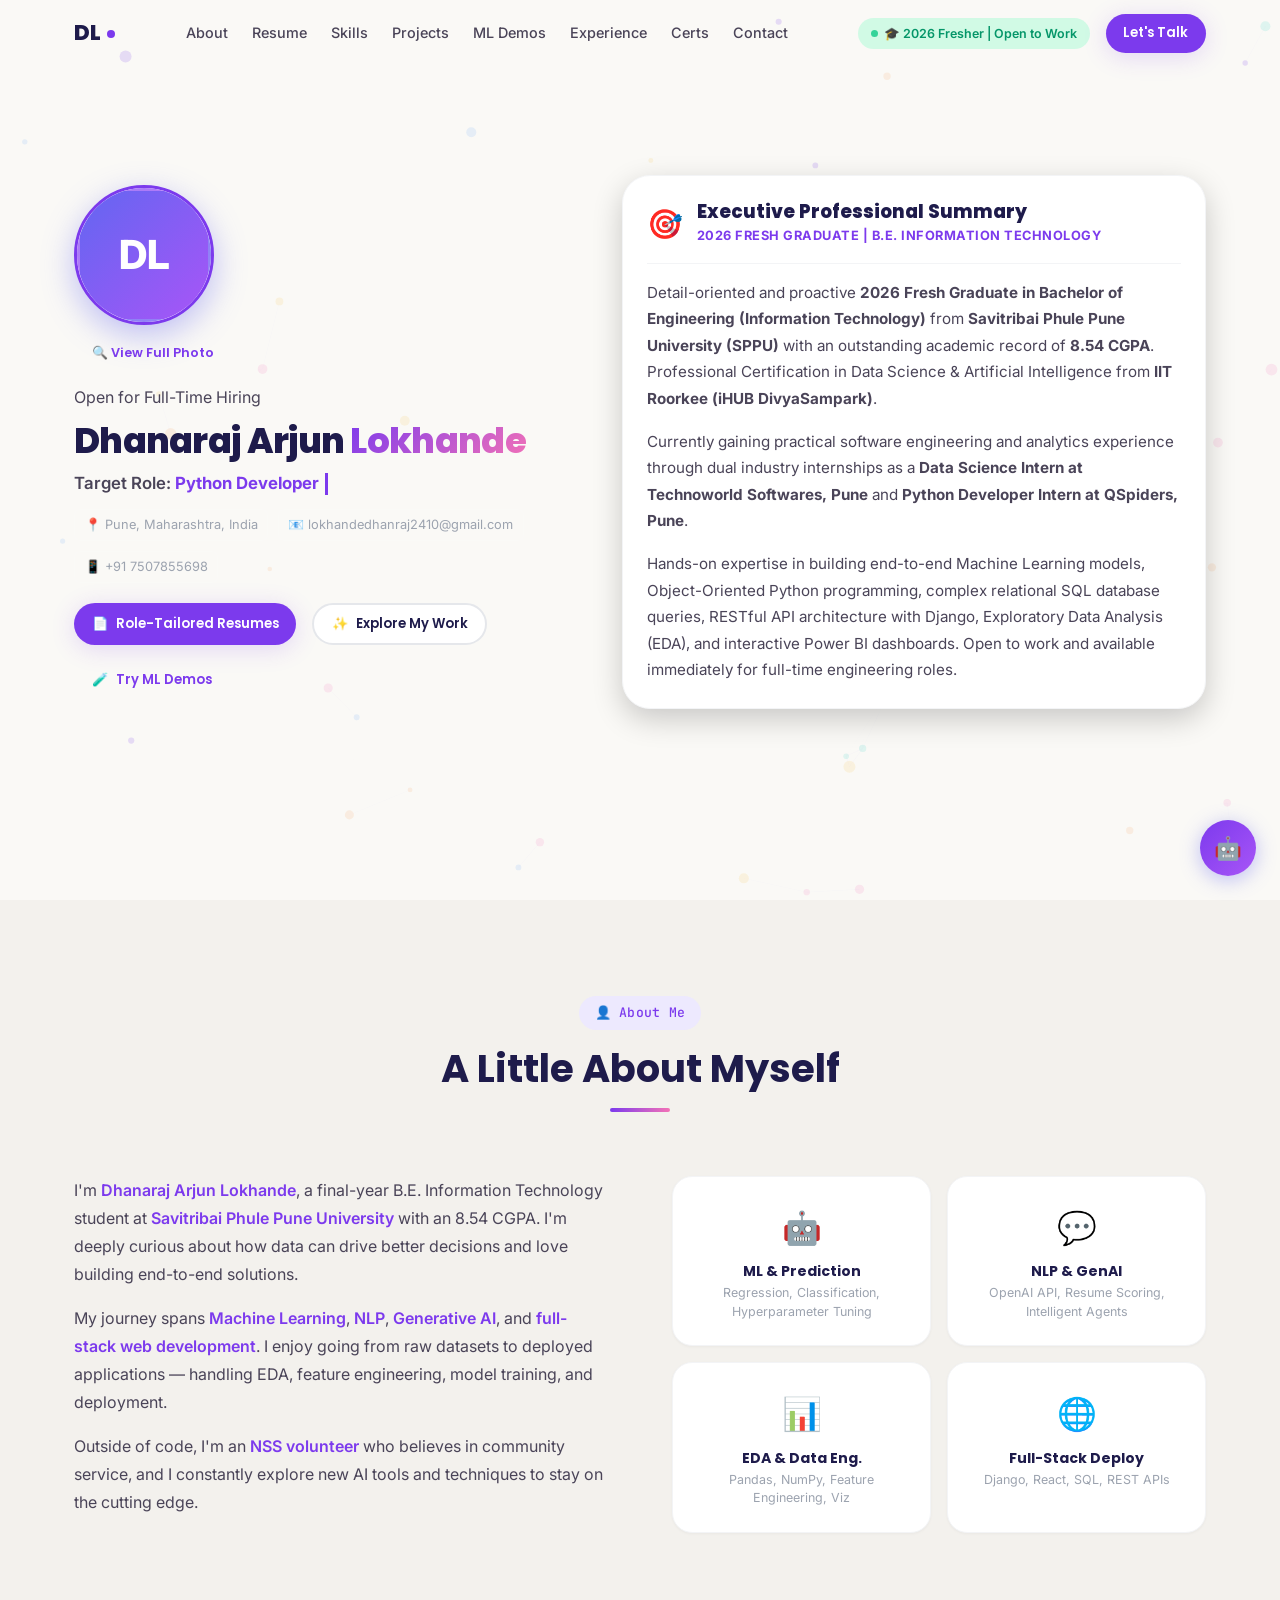
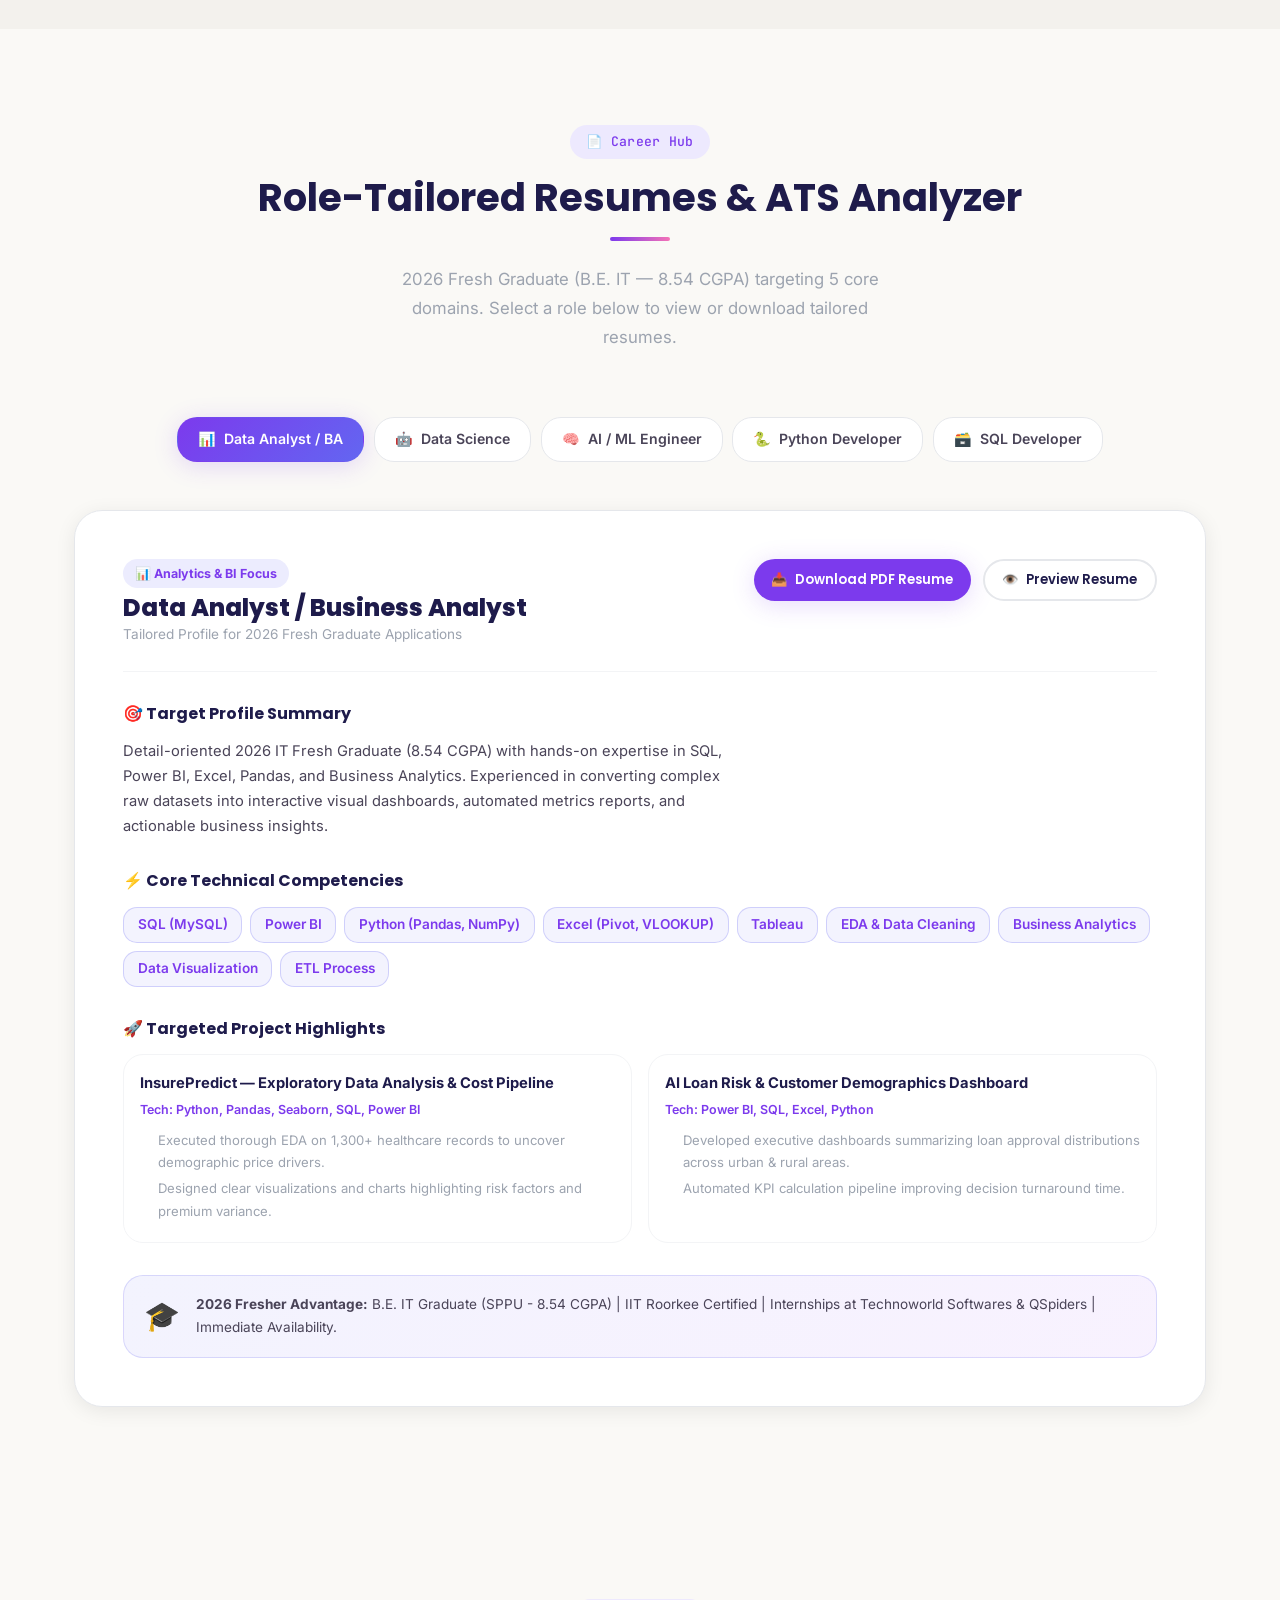
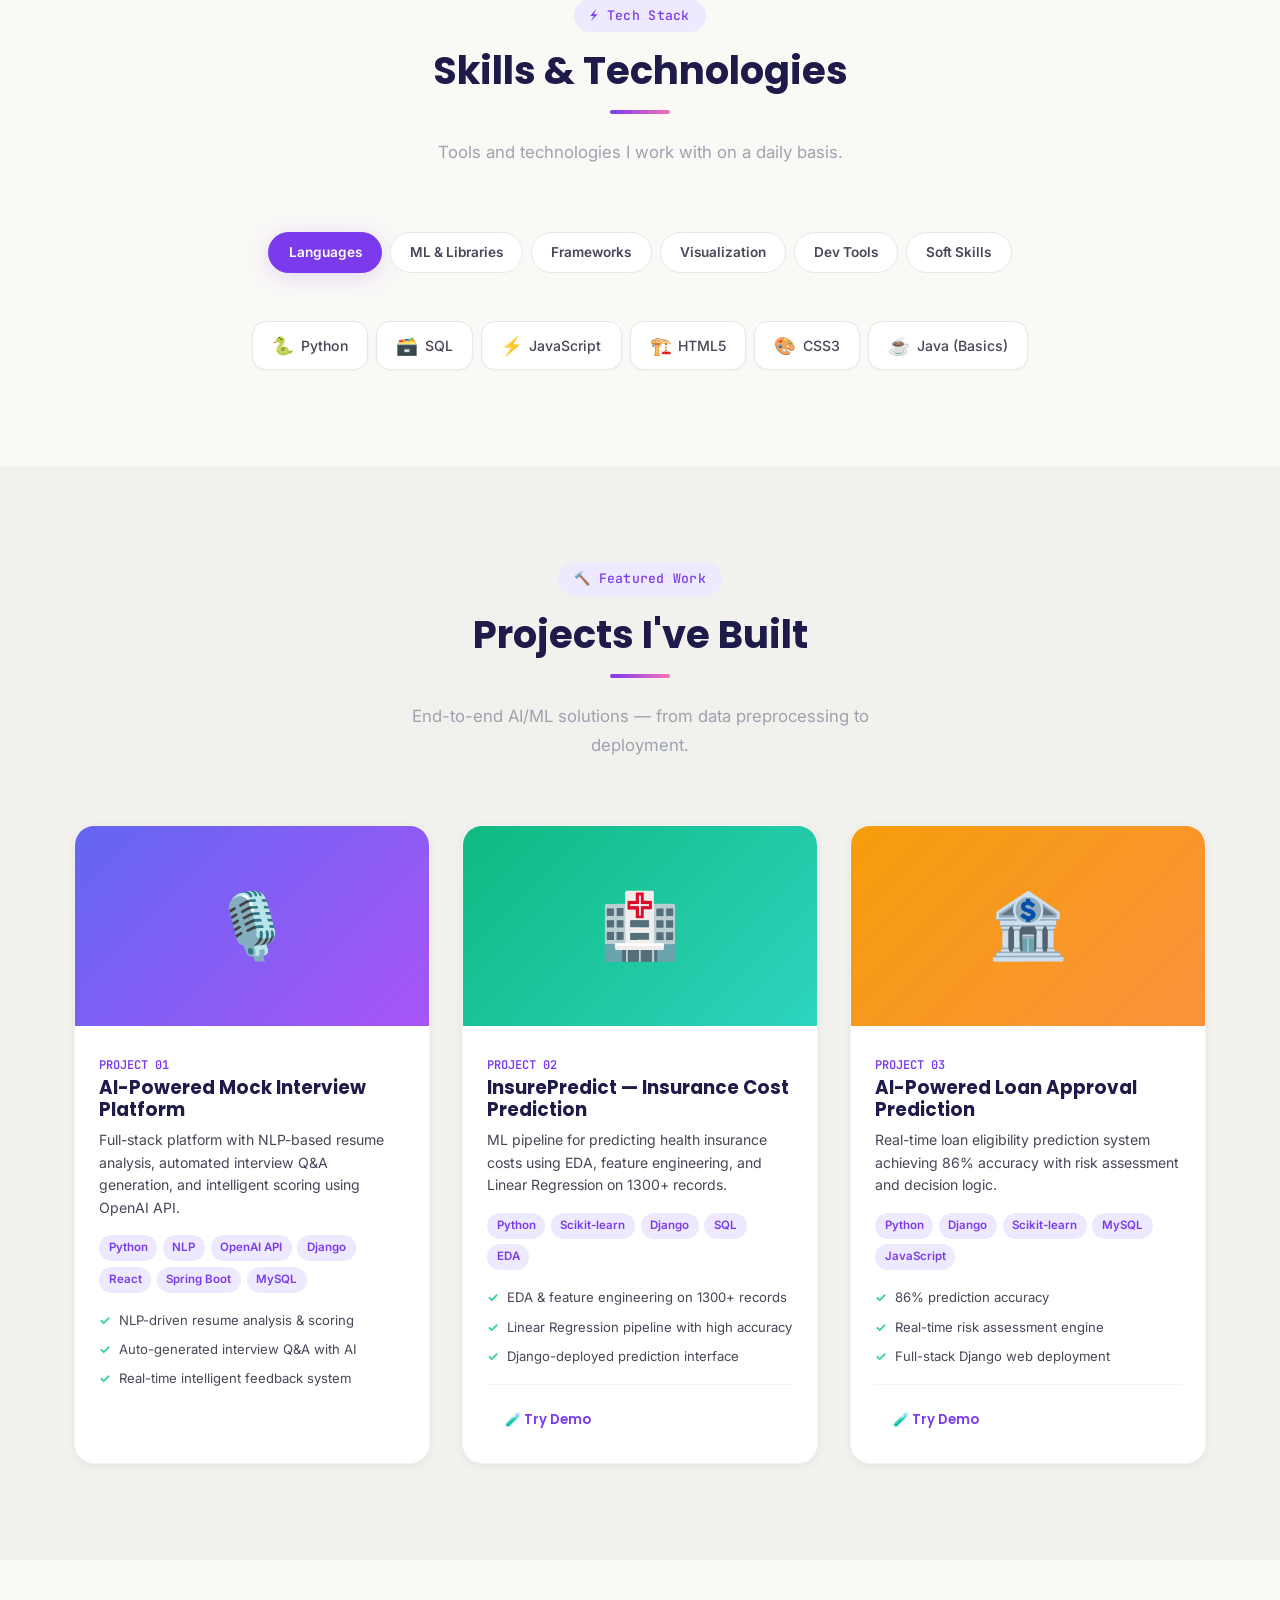
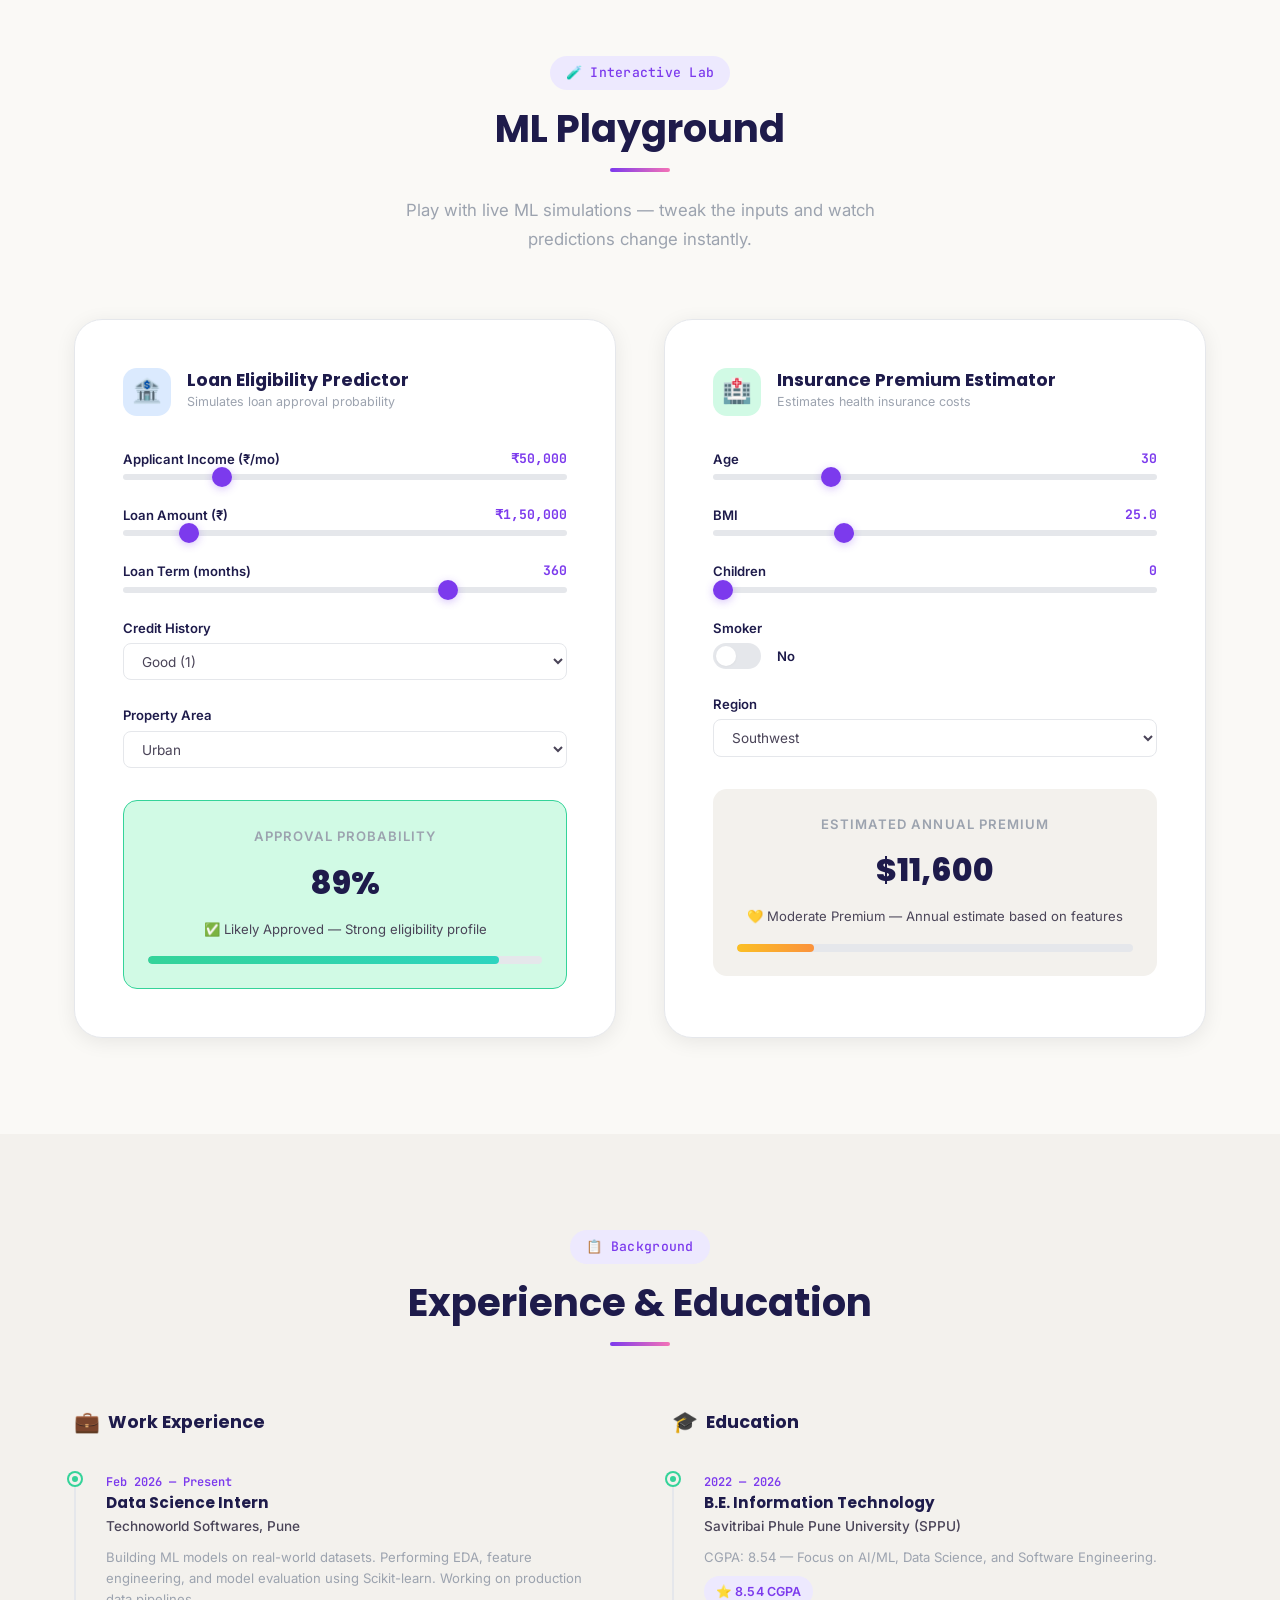
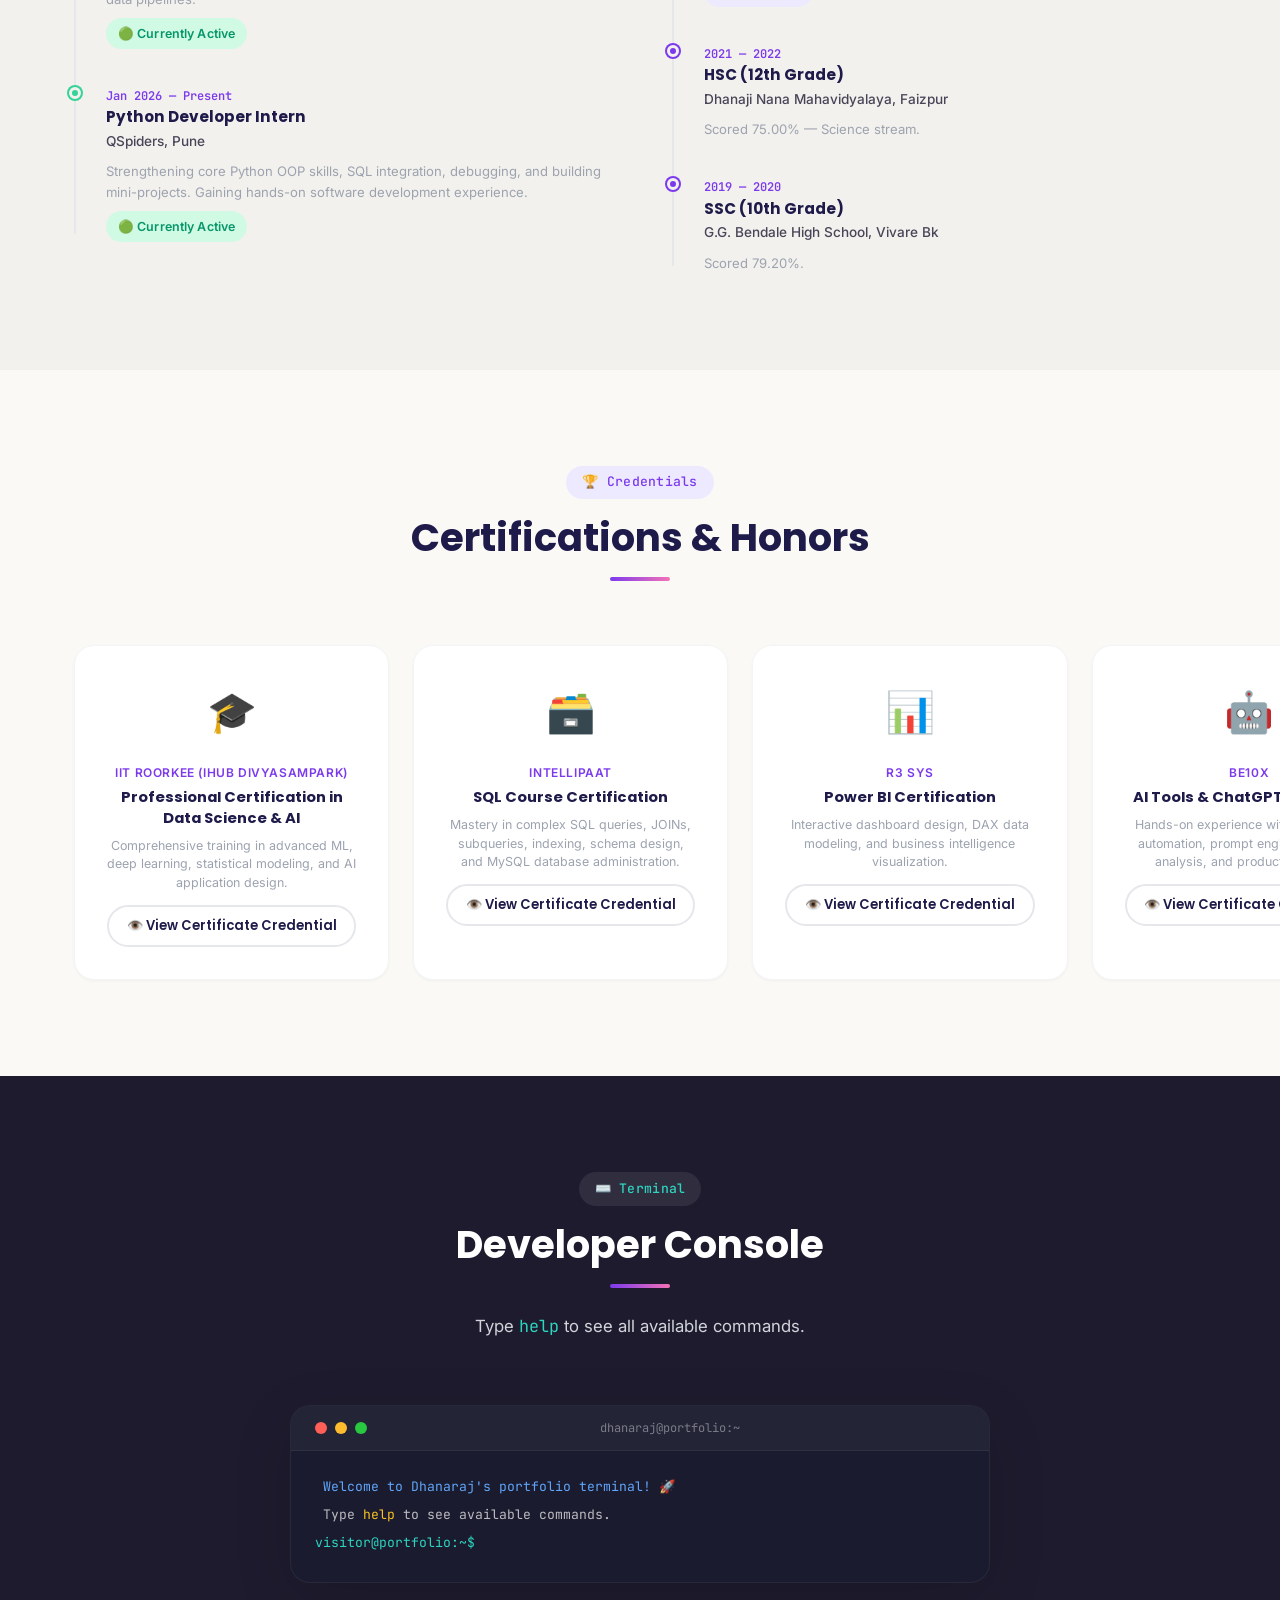
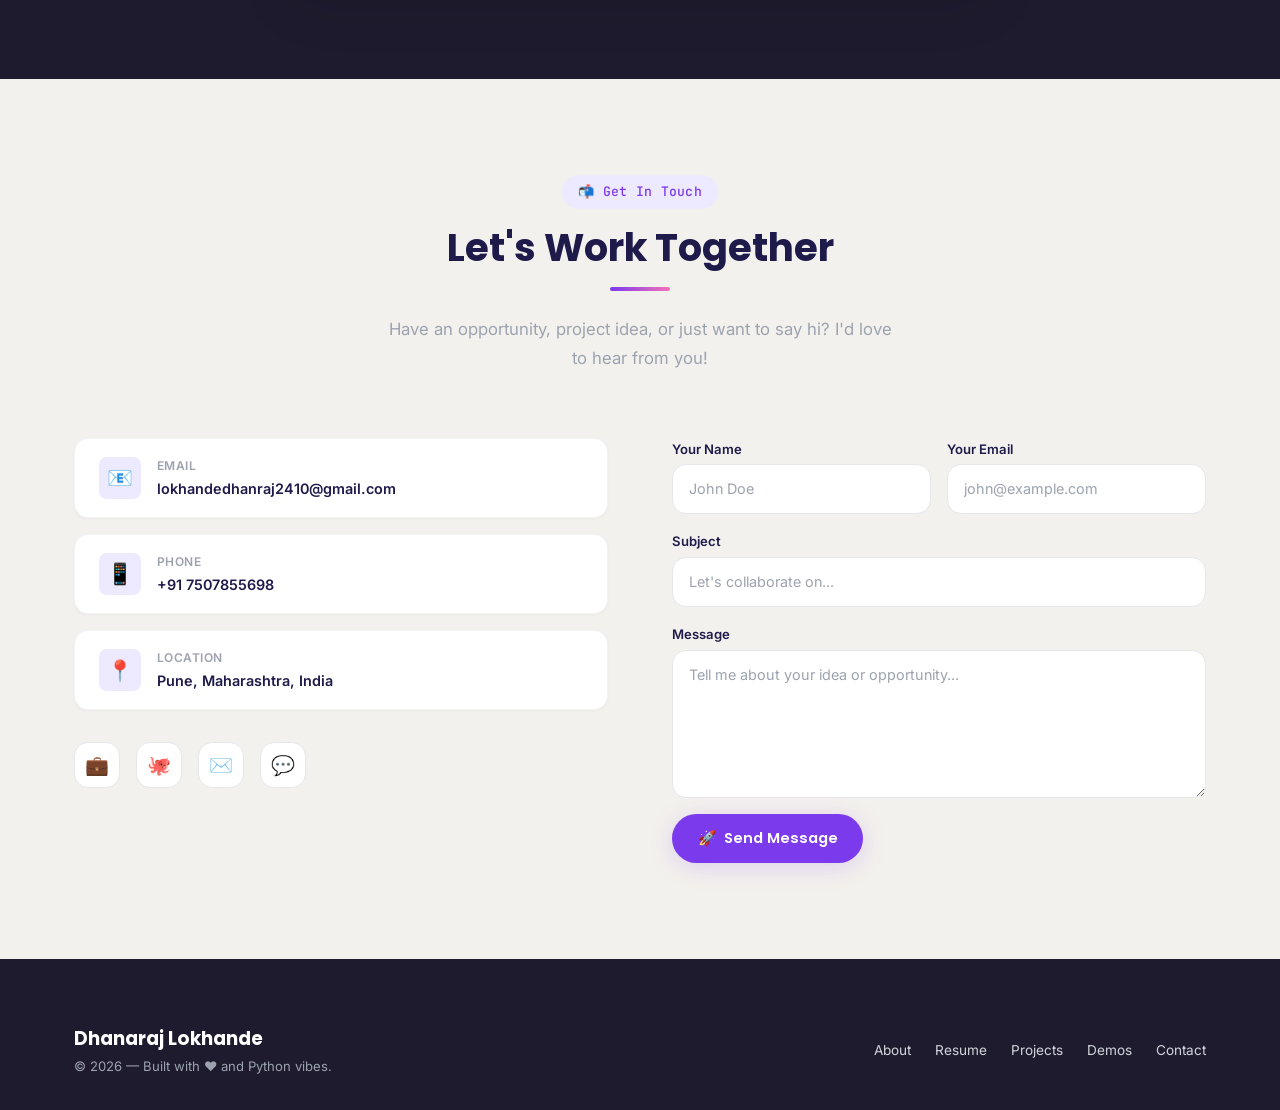
<file: index.html>
<!DOCTYPE html>
<html lang="en">
<head>
  <meta charset="UTF-8" />
  <meta name="viewport" content="width=device-width, initial-scale=1.0" />
  <title>Dhanaraj Lokhande — AI/ML Engineer & Data Scientist</title>
  <meta name="description" content="Portfolio of Dhanaraj Arjun Lokhande — AI/ML Engineer, Data Scientist, and NLP enthusiast. Explore projects, skills, and live ML demos." />
  <meta name="keywords" content="Dhanaraj Lokhande, AI, ML, Data Science, Python, Portfolio, Machine Learning, NLP" />
  <meta name="author" content="Dhanaraj Arjun Lokhande" />
  <meta property="og:title" content="Dhanaraj Lokhande — AI/ML Engineer & Data Scientist" />
  <meta property="og:description" content="Explore AI/ML projects, interactive demos, and a creative developer terminal." />
  <meta property="og:type" content="website" />
  <link rel="icon" href="data:image/svg+xml,<svg xmlns='http://www.w3.org/2000/svg' viewBox='0 0 100 100'><text y='.9em' font-size='90'>🧠</text></svg>" />

  <!-- Stylesheets -->
  <link rel="stylesheet" href="css/style.css" />
  <link rel="stylesheet" href="css/components.css" />
</head>
<body>

  <!-- Particle Canvas -->
  <canvas id="particle-canvas"></canvas>

  <!-- ===== NAVBAR ===== -->
  <nav class="navbar" id="navbar">
    <div class="navbar__inner">
      <a href="#hero" class="navbar__logo">
        DL<span class="navbar__logo-dot"></span>
      </a>

      <div class="navbar__links" id="nav-links">
        <a href="#about" class="navbar__link">About</a>
        <a href="#resume" class="navbar__link">Resume</a>
        <a href="#skills" class="navbar__link">Skills</a>
        <a href="#projects" class="navbar__link">Projects</a>
        <a href="#playground" class="navbar__link">ML Demos</a>
        <a href="#experience" class="navbar__link">Experience</a>
        <a href="#certifications" class="navbar__link">Certs</a>
        <a href="#contact" class="navbar__link">Contact</a>
      </div>

      <div class="navbar__actions">
        <span class="navbar__status">
          <span class="navbar__status-dot"></span>
          🎓 2026 Fresher | Open to Work
        </span>
        <a href="#contact" class="btn btn--primary btn--sm">Let's Talk</a>
        <div class="navbar__burger" id="nav-burger">
          <span></span><span></span><span></span>
        </div>
      </div>
    </div>
  </nav>
  <div class="nav-overlay" id="nav-overlay"></div>


  <!-- ===== HERO ===== -->
  <section class="hero section" id="hero">
    <div class="container">
      <div class="hero-layout-grid">
        
        <!-- Left Column: Avatar Photo, Small Name Font, Job Title & Actions -->
        <div class="hero-left-col reveal">
          <div class="hero-photo-card" onclick="openPhotoModal('', 'Dhanaraj Arjun Lokhande')">
            <div class="hero-avatar-fallback">
              <span>DL</span>
            </div>
            <div class="hero-photo-overlay">
              <span>🔍 View Full Photo</span>
            </div>
            <span class="hero-status-badge" title="Open to Opportunities">🟢</span>
          </div>

          <button class="btn btn--ghost btn--sm" onclick="openPhotoModal('', 'Dhanaraj Arjun Lokhande')" style="margin-top: 0.6rem; font-size: 0.8rem;">
            🔍 View Full Photo
          </button>

          <div class="hero-badge" style="margin-top: 0.75rem;">
            <span class="dot"></span> Open for Full-Time Hiring
          </div>

          <h1 class="hero-name-heading">
            Dhanaraj Arjun <span class="text-gradient">Lokhande</span>
          </h1>

          <div class="hero-job-title-badge">
            <span>Target Role: </span>
            <span class="hero__role-text" id="typed-role"></span>
            <span class="hero__cursor"></span>
          </div>

          <div class="hero-contact-pills">
            <span>📍 Pune, Maharashtra, India</span>
            <span>📧 lokhandedhanraj2410@gmail.com</span>
            <span>📱 +91 7507855698</span>
          </div>

          <div class="hero__actions">
            <a href="#resume" class="btn btn--primary btn--sm">
              <span>📄</span> Role-Tailored Resumes
            </a>
            <a href="#projects" class="btn btn--outline btn--sm">
              <span>✨</span> Explore My Work
            </a>
            <a href="#playground" class="btn btn--ghost btn--sm">
              <span>🧪</span> Try ML Demos
            </a>
          </div>
        </div>

        <!-- Right Column: Executive Professional Summary Only -->
        <div class="hero-right-col reveal">
          <div class="pro-summary-card">
            <div class="pro-summary-header">
              <span class="pro-summary-icon">🎯</span>
              <div>
                <h3 class="pro-summary-title">Executive Professional Summary</h3>
                <p class="pro-summary-sub">2026 Fresh Graduate | B.E. Information Technology</p>
              </div>
            </div>

            <div class="pro-summary-body" style="font-size: 0.95rem; line-height: 1.75; color: var(--text-body, #cbd5e1);">
              <p>
                Detail-oriented and proactive <strong>2026 Fresh Graduate in Bachelor of Engineering (Information Technology)</strong> from <strong>Savitribai Phule Pune University (SPPU)</strong> with an outstanding academic record of <strong>8.54 CGPA</strong>. Professional Certification in Data Science & Artificial Intelligence from <strong>IIT Roorkee (iHUB DivyaSampark)</strong>.
              </p>
              <p style="margin-top: 1rem;">
                Currently gaining practical software engineering and analytics experience through dual industry internships as a <strong>Data Science Intern at Technoworld Softwares, Pune</strong> and <strong>Python Developer Intern at QSpiders, Pune</strong>.
              </p>
              <p style="margin-top: 1rem;">
                Hands-on expertise in building end-to-end Machine Learning models, Object-Oriented Python programming, complex relational SQL database queries, RESTful API architecture with Django, Exploratory Data Analysis (EDA), and interactive Power BI dashboards. Open to work and available immediately for full-time engineering roles.
              </p>
            </div>
          </div>
        </div>

      </div>
    </div>
  </section>


  <!-- ===== ABOUT ===== -->
  <section class="section section--alt" id="about">
    <div class="container">
      <div class="section__header reveal">
        <span class="section__label">👤 About Me</span>
        <h2 class="section__title">A Little About Myself</h2>
        <div class="divider"></div>
      </div>

      <div class="about__grid">
        <div class="about__text reveal">
          <p>
            I'm <span class="about__highlight">Dhanaraj Arjun Lokhande</span>, a final-year B.E. Information Technology student at 
            <span class="about__highlight">Savitribai Phule Pune University</span> with an 8.54 CGPA. I'm deeply curious about how data can drive better decisions and love building end-to-end solutions.
          </p>
          <p>
            My journey spans <span class="about__highlight">Machine Learning</span>, <span class="about__highlight">NLP</span>, 
            <span class="about__highlight">Generative AI</span>, and <span class="about__highlight">full-stack web development</span>. 
            I enjoy going from raw datasets to deployed applications — handling EDA, feature engineering, model training, and deployment.
          </p>
          <p>
            Outside of code, I'm an <span class="about__highlight">NSS volunteer</span> who believes in community service, and I constantly explore new AI tools and techniques to stay on the cutting edge.
          </p>
        </div>

        <div class="about__domains reveal reveal-delay-2">
          <div class="domain-card">
            <span class="domain-card__icon">🤖</span>
            <h4 class="domain-card__title">ML & Prediction</h4>
            <p class="domain-card__desc">Regression, Classification, Hyperparameter Tuning</p>
          </div>
          <div class="domain-card">
            <span class="domain-card__icon">💬</span>
            <h4 class="domain-card__title">NLP & GenAI</h4>
            <p class="domain-card__desc">OpenAI API, Resume Scoring, Intelligent Agents</p>
          </div>
          <div class="domain-card">
            <span class="domain-card__icon">📊</span>
            <h4 class="domain-card__title">EDA & Data Eng.</h4>
            <p class="domain-card__desc">Pandas, NumPy, Feature Engineering, Viz</p>
          </div>
          <div class="domain-card">
            <span class="domain-card__icon">🌐</span>
            <h4 class="domain-card__title">Full-Stack Deploy</h4>
            <p class="domain-card__desc">Django, React, SQL, REST APIs</p>
          </div>
        </div>
      </div>
    </div>
  </section>


  <!-- ===== RESUME & CAREER HUB ===== -->
  <section class="section" id="resume">
    <div class="container">
      <div class="section__header reveal">
        <span class="section__label">📄 Career Hub</span>
        <h2 class="section__title">Role-Tailored Resumes & ATS Analyzer</h2>
        <div class="divider"></div>
        <p class="section__subtitle">
          2026 Fresh Graduate (B.E. IT — 8.54 CGPA) targeting 5 core domains. Select a role below to view or download tailored resumes.
        </p>
      </div>

      <!-- Role Tabs -->
      <div class="resume-roles-nav reveal">
        <button class="resume-role-tab active" data-role="data-analyst">
          <span>📊</span> Data Analyst / BA
        </button>
        <button class="resume-role-tab" data-role="data-science">
          <span>🤖</span> Data Science
        </button>
        <button class="resume-role-tab" data-role="machine-learning">
          <span>🧠</span> AI / ML Engineer
        </button>
        <button class="resume-role-tab" data-role="python-developer">
          <span>🐍</span> Python Developer
        </button>
        <button class="resume-role-tab" data-role="sql-developer">
          <span>🗃️</span> SQL Developer
        </button>
      </div>

      <!-- Dynamic Role Resume Render Container -->
      <div id="role-resume-display"></div>
    </div>
  </section>

  <!-- Resume Preview Modal -->
  <div class="resume-modal-backdrop" id="resume-modal">
    <div class="resume-modal-content">
      <button class="resume-modal-close-btn" id="resume-modal-close" aria-label="Close Modal">✕</button>
      <div id="resume-modal-body"></div>
    </div>
  </div>


  <!-- ===== SKILLS ===== -->
  <section class="section" id="skills">
    <div class="container">
      <div class="section__header reveal">
        <span class="section__label">⚡ Tech Stack</span>
        <h2 class="section__title">Skills & Technologies</h2>
        <div class="divider"></div>
        <p class="section__subtitle">Tools and technologies I work with on a daily basis.</p>
      </div>

      <div class="skills__tabs reveal" id="skill-tabs">
        <button class="skills__tab active" data-tab="languages">Languages</button>
        <button class="skills__tab" data-tab="ml-libs">ML & Libraries</button>
        <button class="skills__tab" data-tab="frameworks">Frameworks</button>
        <button class="skills__tab" data-tab="visualization">Visualization</button>
        <button class="skills__tab" data-tab="tools">Dev Tools</button>
        <button class="skills__tab" data-tab="soft">Soft Skills</button>
      </div>

      <div id="skill-panels">
        <!-- Languages -->
        <div class="skills__grid active" data-panel="languages">
          <span class="skill-chip"><span class="skill-chip__icon">🐍</span> Python</span>
          <span class="skill-chip"><span class="skill-chip__icon">🗃️</span> SQL</span>
          <span class="skill-chip"><span class="skill-chip__icon">⚡</span> JavaScript</span>
          <span class="skill-chip"><span class="skill-chip__icon">🏗️</span> HTML5</span>
          <span class="skill-chip"><span class="skill-chip__icon">🎨</span> CSS3</span>
          <span class="skill-chip"><span class="skill-chip__icon">☕</span> Java (Basics)</span>
        </div>
        <!-- ML & Libraries -->
        <div class="skills__grid" data-panel="ml-libs">
          <span class="skill-chip"><span class="skill-chip__icon">🔢</span> NumPy</span>
          <span class="skill-chip"><span class="skill-chip__icon">🐼</span> Pandas</span>
          <span class="skill-chip"><span class="skill-chip__icon">🧠</span> Scikit-learn</span>
          <span class="skill-chip"><span class="skill-chip__icon">🔥</span> TensorFlow</span>
          <span class="skill-chip"><span class="skill-chip__icon">⚙️</span> Keras</span>
          <span class="skill-chip"><span class="skill-chip__icon">🔬</span> Feature Engineering</span>
          <span class="skill-chip"><span class="skill-chip__icon">📉</span> Regression</span>
          <span class="skill-chip"><span class="skill-chip__icon">📋</span> Classification</span>
          <span class="skill-chip"><span class="skill-chip__icon">🔄</span> Cross-Validation</span>
          <span class="skill-chip"><span class="skill-chip__icon">🎯</span> Hyperparameter Tuning</span>
        </div>
        <!-- Frameworks -->
        <div class="skills__grid" data-panel="frameworks">
          <span class="skill-chip"><span class="skill-chip__icon">🌿</span> Django</span>
          <span class="skill-chip"><span class="skill-chip__icon">⚛️</span> React.js</span>
          <span class="skill-chip"><span class="skill-chip__icon">🍃</span> Spring Boot</span>
          <span class="skill-chip"><span class="skill-chip__icon">🔗</span> REST APIs</span>
          <span class="skill-chip"><span class="skill-chip__icon">🐬</span> MySQL</span>
        </div>
        <!-- Visualization -->
        <div class="skills__grid" data-panel="visualization">
          <span class="skill-chip"><span class="skill-chip__icon">📊</span> Matplotlib</span>
          <span class="skill-chip"><span class="skill-chip__icon">🌊</span> Seaborn</span>
          <span class="skill-chip"><span class="skill-chip__icon">📈</span> Power BI</span>
          <span class="skill-chip"><span class="skill-chip__icon">📉</span> Tableau</span>
          <span class="skill-chip"><span class="skill-chip__icon">📑</span> Excel Charts</span>
        </div>
        <!-- Dev Tools -->
        <div class="skills__grid" data-panel="tools">
          <span class="skill-chip"><span class="skill-chip__icon">🐙</span> Git & GitHub</span>
          <span class="skill-chip"><span class="skill-chip__icon">💻</span> VS Code</span>
          <span class="skill-chip"><span class="skill-chip__icon">📓</span> Jupyter Notebook</span>
          <span class="skill-chip"><span class="skill-chip__icon">☁️</span> Google Colab</span>
          <span class="skill-chip"><span class="skill-chip__icon">🗄️</span> MySQL Workbench</span>
        </div>
        <!-- Soft Skills -->
        <div class="skills__grid" data-panel="soft">
          <span class="skill-chip"><span class="skill-chip__icon">🧩</span> Analytical Thinking</span>
          <span class="skill-chip"><span class="skill-chip__icon">🎯</span> Problem Solving</span>
          <span class="skill-chip"><span class="skill-chip__icon">🗣️</span> Business Communication</span>
          <span class="skill-chip"><span class="skill-chip__icon">👥</span> Team Leadership</span>
          <span class="skill-chip"><span class="skill-chip__icon">📚</span> Continuous Learning</span>
        </div>
      </div>
    </div>
  </section>


  <!-- ===== PROJECTS ===== -->
  <section class="section section--alt" id="projects">
    <div class="container">
      <div class="section__header reveal">
        <span class="section__label">🔨 Featured Work</span>
        <h2 class="section__title">Projects I've Built</h2>
        <div class="divider"></div>
        <p class="section__subtitle">End-to-end AI/ML solutions — from data preprocessing to deployment.</p>
      </div>

      <div class="grid grid--3 reveal">
        <!-- Project 1: Mock Interview -->
        <article class="project-card" id="project-interview">
          <div class="project-card__banner" style="background: linear-gradient(135deg, #6366f1, #a855f7); display:flex; align-items:center; justify-content:center;">
            <span style="font-size:4rem;">🎙️</span>
          </div>
          <div class="project-card__body">
            <span class="project-card__number">PROJECT 01</span>
            <h3 class="project-card__title">AI-Powered Mock Interview Platform</h3>
            <p class="project-card__desc">
              Full-stack platform with NLP-based resume analysis, automated interview Q&A generation, and intelligent scoring using OpenAI API.
            </p>
            <div class="project-card__tags">
              <span class="project-card__tag">Python</span>
              <span class="project-card__tag">NLP</span>
              <span class="project-card__tag">OpenAI API</span>
              <span class="project-card__tag">Django</span>
              <span class="project-card__tag">React</span>
              <span class="project-card__tag">Spring Boot</span>
              <span class="project-card__tag">MySQL</span>
            </div>
            <div class="project-card__highlights">
              <p class="project-card__highlight">NLP-driven resume analysis & scoring</p>
              <p class="project-card__highlight">Auto-generated interview Q&A with AI</p>
              <p class="project-card__highlight">Real-time intelligent feedback system</p>
            </div>
          </div>
        </article>

        <!-- Project 2: InsurePredict -->
        <article class="project-card" id="project-insurance">
          <div class="project-card__banner" style="background: linear-gradient(135deg, #10b981, #2dd4bf); display:flex; align-items:center; justify-content:center;">
            <span style="font-size:4rem;">🏥</span>
          </div>
          <div class="project-card__body">
            <span class="project-card__number">PROJECT 02</span>
            <h3 class="project-card__title">InsurePredict — Insurance Cost Prediction</h3>
            <p class="project-card__desc">
              ML pipeline for predicting health insurance costs using EDA, feature engineering, and Linear Regression on 1300+ records.
            </p>
            <div class="project-card__tags">
              <span class="project-card__tag">Python</span>
              <span class="project-card__tag">Scikit-learn</span>
              <span class="project-card__tag">Django</span>
              <span class="project-card__tag">SQL</span>
              <span class="project-card__tag">EDA</span>
            </div>
            <div class="project-card__highlights">
              <p class="project-card__highlight">EDA & feature engineering on 1300+ records</p>
              <p class="project-card__highlight">Linear Regression pipeline with high accuracy</p>
              <p class="project-card__highlight">Django-deployed prediction interface</p>
            </div>
            <div class="project-card__actions">
              <a href="#playground" class="btn btn--ghost btn--sm">🧪 Try Demo</a>
            </div>
          </div>
        </article>

        <!-- Project 3: Loan Approval -->
        <article class="project-card" id="project-loan">
          <div class="project-card__banner" style="background: linear-gradient(135deg, #f59e0b, #fb923c); display:flex; align-items:center; justify-content:center;">
            <span style="font-size:4rem;">🏦</span>
          </div>
          <div class="project-card__body">
            <span class="project-card__number">PROJECT 03</span>
            <h3 class="project-card__title">AI-Powered Loan Approval Prediction</h3>
            <p class="project-card__desc">
              Real-time loan eligibility prediction system achieving 86% accuracy with risk assessment and decision logic.
            </p>
            <div class="project-card__tags">
              <span class="project-card__tag">Python</span>
              <span class="project-card__tag">Django</span>
              <span class="project-card__tag">Scikit-learn</span>
              <span class="project-card__tag">MySQL</span>
              <span class="project-card__tag">JavaScript</span>
            </div>
            <div class="project-card__highlights">
              <p class="project-card__highlight">86% prediction accuracy</p>
              <p class="project-card__highlight">Real-time risk assessment engine</p>
              <p class="project-card__highlight">Full-stack Django web deployment</p>
            </div>
            <div class="project-card__actions">
              <a href="#playground" class="btn btn--ghost btn--sm">🧪 Try Demo</a>
            </div>
          </div>
        </article>
      </div>
    </div>
  </section>


  <!-- ===== ML PLAYGROUND ===== -->
  <section class="section playground" id="playground">
    <div class="container">
      <div class="section__header reveal">
        <span class="section__label">🧪 Interactive Lab</span>
        <h2 class="section__title">ML Playground</h2>
        <div class="divider"></div>
        <p class="section__subtitle">Play with live ML simulations — tweak the inputs and watch predictions change instantly.</p>
      </div>

      <div class="playground__grid reveal">
        <!-- Loan Approval Simulator -->
        <div class="playground-sim" id="sim-loan">
          <div class="playground-sim__header">
            <div class="playground-sim__icon playground-sim__icon--loan">🏦</div>
            <div>
              <h3 class="playground-sim__title">Loan Eligibility Predictor</h3>
              <p class="playground-sim__subtitle">Simulates loan approval probability</p>
            </div>
          </div>
          <div class="playground-sim__controls">
            <div class="sim-control">
              <div class="sim-control__label">
                <span>Applicant Income (₹/mo)</span>
                <span class="sim-control__value" id="loan-income-val">₹50,000</span>
              </div>
              <input type="range" id="loan-income" min="10000" max="200000" value="50000" step="5000" />
            </div>
            <div class="sim-control">
              <div class="sim-control__label">
                <span>Loan Amount (₹)</span>
                <span class="sim-control__value" id="loan-amount-val">₹150,000</span>
              </div>
              <input type="range" id="loan-amount" min="20000" max="1000000" value="150000" step="10000" />
            </div>
            <div class="sim-control">
              <div class="sim-control__label">
                <span>Loan Term (months)</span>
                <span class="sim-control__value" id="loan-term-val">360</span>
              </div>
              <input type="range" id="loan-term" min="12" max="480" value="360" step="12" />
            </div>
            <div class="sim-control">
              <div class="sim-control__label">
                <span>Credit History</span>
              </div>
              <select id="loan-credit">
                <option value="1">Good (1)</option>
                <option value="0">Bad (0)</option>
              </select>
            </div>
            <div class="sim-control">
              <div class="sim-control__label">
                <span>Property Area</span>
              </div>
              <select id="loan-area">
                <option value="urban">Urban</option>
                <option value="semiurban">Semi-Urban</option>
                <option value="rural">Rural</option>
              </select>
            </div>
          </div>
          <div class="playground-sim__result" id="loan-result">
            <span class="result__label">Approval Probability</span>
            <span class="result__value" id="loan-result-value">—</span>
            <span class="result__detail" id="loan-result-detail">Adjust inputs to see prediction</span>
            <div class="result__bar"><div class="result__bar-fill" id="loan-result-bar" style="width: 0%"></div></div>
          </div>
        </div>

        <!-- Insurance Cost Simulator -->
        <div class="playground-sim" id="sim-insurance">
          <div class="playground-sim__header">
            <div class="playground-sim__icon playground-sim__icon--insurance">🏥</div>
            <div>
              <h3 class="playground-sim__title">Insurance Premium Estimator</h3>
              <p class="playground-sim__subtitle">Estimates health insurance costs</p>
            </div>
          </div>
          <div class="playground-sim__controls">
            <div class="sim-control">
              <div class="sim-control__label">
                <span>Age</span>
                <span class="sim-control__value" id="ins-age-val">30</span>
              </div>
              <input type="range" id="ins-age" min="18" max="65" value="30" step="1" />
            </div>
            <div class="sim-control">
              <div class="sim-control__label">
                <span>BMI</span>
                <span class="sim-control__value" id="ins-bmi-val">25.0</span>
              </div>
              <input type="range" id="ins-bmi" min="15" max="50" value="25" step="0.5" />
            </div>
            <div class="sim-control">
              <div class="sim-control__label">
                <span>Children</span>
                <span class="sim-control__value" id="ins-children-val">0</span>
              </div>
              <input type="range" id="ins-children" min="0" max="5" value="0" step="1" />
            </div>
            <div class="sim-control">
              <div class="sim-control__label">
                <span>Smoker</span>
              </div>
              <div class="sim-toggle">
                <div class="sim-toggle__switch" id="ins-smoker" data-active="false"></div>
                <span class="sim-toggle__label" id="ins-smoker-label">No</span>
              </div>
            </div>
            <div class="sim-control">
              <div class="sim-control__label">
                <span>Region</span>
              </div>
              <select id="ins-region">
                <option value="southwest">Southwest</option>
                <option value="southeast">Southeast</option>
                <option value="northwest">Northwest</option>
                <option value="northeast">Northeast</option>
              </select>
            </div>
          </div>
          <div class="playground-sim__result" id="ins-result">
            <span class="result__label">Estimated Annual Premium</span>
            <span class="result__value" id="ins-result-value">—</span>
            <span class="result__detail" id="ins-result-detail">Adjust inputs to see prediction</span>
            <div class="result__bar"><div class="result__bar-fill" id="ins-result-bar" style="width: 0%"></div></div>
          </div>
        </div>
      </div>
    </div>
  </section>


  <!-- ===== EXPERIENCE & EDUCATION ===== -->
  <section class="section section--alt" id="experience">
    <div class="container">
      <div class="section__header reveal">
        <span class="section__label">📋 Background</span>
        <h2 class="section__title">Experience & Education</h2>
        <div class="divider"></div>
      </div>

      <div class="timeline-section reveal">
        <!-- Experience Column -->
        <div class="timeline-column">
          <h3 class="timeline-column__title">
            <span class="timeline-column__icon">💼</span> Work Experience
          </h3>
          <div class="timeline">
            <div class="timeline-item">
              <div class="timeline-item__dot timeline-item__dot--active"></div>
              <span class="timeline-item__date">Feb 2026 — Present</span>
              <h4 class="timeline-item__title">Data Science Intern</h4>
              <p class="timeline-item__company">Technoworld Softwares, Pune</p>
              <p class="timeline-item__desc">
                Building ML models on real-world datasets. Performing EDA, feature engineering, and model evaluation using Scikit-learn. Working on production data pipelines.
              </p>
              <span class="badge badge--green timeline-item__badge">🟢 Currently Active</span>
            </div>
            <div class="timeline-item">
              <div class="timeline-item__dot timeline-item__dot--active"></div>
              <span class="timeline-item__date">Jan 2026 — Present</span>
              <h4 class="timeline-item__title">Python Developer Intern</h4>
              <p class="timeline-item__company">QSpiders, Pune</p>
              <p class="timeline-item__desc">
                Strengthening core Python OOP skills, SQL integration, debugging, and building mini-projects. Gaining hands-on software development experience.
              </p>
              <span class="badge badge--green timeline-item__badge">🟢 Currently Active</span>
            </div>
          </div>
        </div>

        <!-- Education Column -->
        <div class="timeline-column">
          <h3 class="timeline-column__title">
            <span class="timeline-column__icon">🎓</span> Education
          </h3>
          <div class="timeline">
            <div class="timeline-item">
              <div class="timeline-item__dot timeline-item__dot--active"></div>
              <span class="timeline-item__date">2022 — 2026</span>
              <h4 class="timeline-item__title">B.E. Information Technology</h4>
              <p class="timeline-item__company">Savitribai Phule Pune University (SPPU)</p>
              <p class="timeline-item__desc">CGPA: 8.54 — Focus on AI/ML, Data Science, and Software Engineering.</p>
              <span class="badge badge--primary timeline-item__badge">⭐ 8.54 CGPA</span>
            </div>
            <div class="timeline-item">
              <div class="timeline-item__dot"></div>
              <span class="timeline-item__date">2021 — 2022</span>
              <h4 class="timeline-item__title">HSC (12th Grade)</h4>
              <p class="timeline-item__company">Dhanaji Nana Mahavidyalaya, Faizpur</p>
              <p class="timeline-item__desc">Scored 75.00% — Science stream.</p>
            </div>
            <div class="timeline-item">
              <div class="timeline-item__dot"></div>
              <span class="timeline-item__date">2019 — 2020</span>
              <h4 class="timeline-item__title">SSC (10th Grade)</h4>
              <p class="timeline-item__company">G.G. Bendale High School, Vivare Bk</p>
              <p class="timeline-item__desc">Scored 79.20%.</p>
            </div>
          </div>
        </div>
      </div>
    </div>
  </section>


  <!-- ===== CERTIFICATIONS ===== -->
  <section class="section" id="certifications">
    <div class="container">
      <div class="section__header reveal">
        <span class="section__label">🏆 Credentials</span>
        <h2 class="section__title">Certifications & Honors</h2>
        <div class="divider"></div>
      </div>

      <div class="certs__grid reveal">
        <div class="cert-card">
          <span class="cert-card__icon">🎓</span>
          <p class="cert-card__org">IIT Roorkee (iHUB DivyaSampark)</p>
          <h4 class="cert-card__title">Professional Certification in Data Science & AI</h4>
          <p class="cert-card__desc">Comprehensive training in advanced ML, deep learning, statistical modeling, and AI application design.</p>
          <button class="btn btn--outline btn--sm" onclick="openCertModal('iit')" style="margin-top: 0.75rem;">
            👁️ View Certificate Credential
          </button>
        </div>
        <div class="cert-card">
          <span class="cert-card__icon">🗃️</span>
          <p class="cert-card__org">Intellipaat</p>
          <h4 class="cert-card__title">SQL Course Certification</h4>
          <p class="cert-card__desc">Mastery in complex SQL queries, JOINs, subqueries, indexing, schema design, and MySQL database administration.</p>
          <button class="btn btn--outline btn--sm" onclick="openCertModal('sql')" style="margin-top: 0.75rem;">
            👁️ View Certificate Credential
          </button>
        </div>
        <div class="cert-card">
          <span class="cert-card__icon">📊</span>
          <p class="cert-card__org">R3 Sys</p>
          <h4 class="cert-card__title">Power BI Certification</h4>
          <p class="cert-card__desc">Interactive dashboard design, DAX data modeling, and business intelligence visualization.</p>
          <button class="btn btn--outline btn--sm" onclick="openCertModal('powerbi')" style="margin-top: 0.75rem;">
            👁️ View Certificate Credential
          </button>
        </div>
        <div class="cert-card">
          <span class="cert-card__icon">🤖</span>
          <p class="cert-card__org">be10x</p>
          <h4 class="cert-card__title">AI Tools & ChatGPT Workshop</h4>
          <p class="cert-card__desc">Hands-on experience with AI-powered automation, prompt engineering, data analysis, and productivity tools.</p>
          <button class="btn btn--outline btn--sm" onclick="openCertModal('ai')" style="margin-top: 0.75rem;">
            👁️ View Certificate Credential
          </button>
        </div>
      </div>
    </div>
  </section>


  <!-- ===== TERMINAL ===== -->
  <section class="section section--dark" id="terminal-section">
    <div class="container">
      <div class="section__header reveal">
        <span class="section__label" style="background: rgba(255,255,255,0.08); color: var(--clr-teal);">⌨️ Terminal</span>
        <h2 class="section__title">Developer Console</h2>
        <div class="divider"></div>
        <p class="section__subtitle" style="color: var(--text-light);">Type <code class="mono" style="color: var(--clr-teal);">help</code> to see all available commands.</p>
      </div>

      <div class="terminal-wrapper reveal">
        <div class="terminal" id="terminal">
          <div class="terminal__header">
            <span class="terminal__dot terminal__dot--red"></span>
            <span class="terminal__dot terminal__dot--yellow"></span>
            <span class="terminal__dot terminal__dot--green"></span>
            <span class="terminal__title">dhanaraj@portfolio:~</span>
          </div>
          <div class="terminal__body" id="terminal-body">
            <div class="terminal__line">
              <span class="terminal__output terminal__output--info">Welcome to Dhanaraj's portfolio terminal! 🚀</span>
            </div>
            <div class="terminal__line">
              <span class="terminal__output">Type <span class="terminal__output--highlight">help</span> to see available commands.</span>
            </div>
            <div class="terminal__line terminal__input-line">
              <span class="terminal__prompt">visitor@portfolio:~$&nbsp;</span>
              <input type="text" class="terminal__input" id="terminal-input" autocomplete="off" spellcheck="false" autofocus />
            </div>
          </div>
        </div>
      </div>
    </div>
  </section>


  <!-- ===== CONTACT ===== -->
  <section class="section section--alt" id="contact">
    <div class="container">
      <div class="section__header reveal">
        <span class="section__label">📬 Get In Touch</span>
        <h2 class="section__title">Let's Work Together</h2>
        <div class="divider"></div>
        <p class="section__subtitle">Have an opportunity, project idea, or just want to say hi? I'd love to hear from you!</p>
      </div>

      <div class="contact__grid reveal">
        <!-- Left: Info -->
        <div>
          <div class="contact__info-cards">
            <div class="contact-info-card" id="copy-email" title="Click to copy email">
              <div class="contact-info-card__icon">📧</div>
              <div>
                <p class="contact-info-card__label">Email</p>
                <p class="contact-info-card__value">lokhandedhanraj2410@gmail.com</p>
              </div>
            </div>
            <div class="contact-info-card">
              <div class="contact-info-card__icon">📱</div>
              <div>
                <p class="contact-info-card__label">Phone</p>
                <p class="contact-info-card__value">+91 7507855698</p>
              </div>
            </div>
            <div class="contact-info-card">
              <div class="contact-info-card__icon">📍</div>
              <div>
                <p class="contact-info-card__label">Location</p>
                <p class="contact-info-card__value">Pune, Maharashtra, India</p>
              </div>
            </div>
          </div>

          <div class="contact__socials">
            <a href="https://linkedin.com/in/dhanaraj-lokhande-a27536283" target="_blank" rel="noopener" class="social-btn" title="LinkedIn" aria-label="LinkedIn">
              💼
            </a>
            <a href="https://github.com/DhanarajLokhande" target="_blank" rel="noopener" class="social-btn" title="GitHub" aria-label="GitHub">
              🐙
            </a>
            <a href="mailto:lokhandedhanraj2410@gmail.com" class="social-btn" title="Email" aria-label="Email">
              ✉️
            </a>
            <a href="https://wa.me/917507855698" target="_blank" rel="noopener" class="social-btn" title="WhatsApp" aria-label="WhatsApp">
              💬
            </a>
          </div>
        </div>

        <!-- Right: Form -->
        <form class="contact-form" id="contact-form" onsubmit="return false;">
          <div class="form-row">
            <div class="form-group">
              <label for="cf-name">Your Name</label>
              <input type="text" id="cf-name" placeholder="John Doe" required />
            </div>
            <div class="form-group">
              <label for="cf-email">Your Email</label>
              <input type="email" id="cf-email" placeholder="john@example.com" required />
            </div>
          </div>
          <div class="form-group">
            <label for="cf-subject">Subject</label>
            <input type="text" id="cf-subject" placeholder="Let's collaborate on..." />
          </div>
          <div class="form-group">
            <label for="cf-message">Message</label>
            <textarea id="cf-message" rows="5" placeholder="Tell me about your idea or opportunity..." required></textarea>
          </div>
          <button type="submit" class="btn btn--primary" id="cf-submit" style="align-self: flex-start;">
            <span>🚀</span> Send Message
          </button>
        </form>
      </div>
    </div>
  </section>


  <!-- ===== FOOTER ===== -->
  <footer class="footer">
    <div class="container footer__inner">
      <div>
        <p class="footer__brand">Dhanaraj Lokhande</p>
        <p class="footer__copy">© 2026 — Built with ❤️ and Python vibes.</p>
      </div>
      <div class="footer__links">
        <a href="#about" class="footer__link">About</a>
        <a href="#resume" class="footer__link">Resume</a>
        <a href="#projects" class="footer__link">Projects</a>
        <a href="#playground" class="footer__link">Demos</a>
        <a href="#contact" class="footer__link">Contact</a>
      </div>
    </div>
  </footer>


  <!-- Floating AI Assistant Chatbot Widget -->
  <button class="chatbot-toggle" id="chatbot-toggle" aria-label="Open AI Assistant">🤖</button>
  <div class="chatbot-window" id="chatbot-window">
    <div class="chatbot-header">
      <h3>🤖 Ask Dhanaraj AI (Recruiter Assistant)</h3>
      <button class="chatbot-close" id="chatbot-close" aria-label="Close chat">✕</button>
    </div>
    <div class="chatbot-messages" id="chatbot-messages"></div>
    <div class="chatbot-suggestions">
      <button class="chat-suggestion">What skills does Dhanaraj have?</button>
      <button class="chat-suggestion">What Machine Learning projects has he built?</button>
      <button class="chat-suggestion">What Python projects has he completed?</button>
      <button class="chat-suggestion">What internships does he have?</button>
      <button class="chat-suggestion">What certifications does he have?</button>
      <button class="chat-suggestion">Is he available for work?</button>
      <button class="chat-suggestion">What roles is he looking for?</button>
      <button class="chat-suggestion">Why should we hire him?</button>
    </div>
    <div class="chatbot-input">
      <input type="text" id="chatbot-input" placeholder="Ask about resume, skills, or paste JD..." aria-label="Chat message">
      <button id="chatbot-send" aria-label="Send message">➤</button>
    </div>
  </div>

  <!-- Back to Top -->
  <button class="back-to-top" id="back-to-top" aria-label="Back to top">↑</button>

  <!-- Toast -->
  <div class="toast" id="toast"></div>

  <!-- Scripts -->
  <script src="js/particles.js"></script>
  <script src="js/main.js"></script>
  <script src="js/chatbot.js"></script>
  <script src="js/resume-hub.js"></script>
  <script src="js/playground.js"></script>
  <script src="js/terminal.js"></script>
</body>
</html>
</file>
<file: css/style.css>
/* =============================================
   DHANARAJ LOKHANDE — CASUAL PORTFOLIO THEME
   Design System: Warm Minimal
   ============================================= */

/* ---------- Google Fonts ---------- */
@import url('https://fonts.googleapis.com/css2?family=Poppins:wght@400;500;600;700;800&family=Inter:wght@400;500;600&family=JetBrains+Mono:wght@400;500&display=swap');

/* ---------- Design Tokens ---------- */
:root {
  /* Backgrounds */
  --bg-page:        #faf9f6;
  --bg-card:        #ffffff;
  --bg-alt:         #f3f1ed;
  --bg-dark:        #1e1b2e;
  --bg-dark-card:   rgba(255,255,255,0.06);

  /* Primary Palette — casual & friendly */
  --clr-primary:    #7c3aed;
  --clr-primary-light: #a78bfa;
  --clr-primary-pale: #ede9fe;
  --clr-secondary:  #f472b6;
  --clr-secondary-pale: #fce7f3;
  --clr-teal:       #2dd4bf;
  --clr-teal-pale:  #ccfbf1;
  --clr-orange:     #fb923c;
  --clr-orange-pale:#fff7ed;
  --clr-gold:       #fbbf24;
  --clr-green:      #34d399;
  --clr-green-pale: #d1fae5;
  --clr-blue:       #60a5fa;
  --clr-blue-pale:  #dbeafe;
  --clr-red:        #f87171;

  /* Text */
  --text-heading:   #1e1b4b;
  --text-body:      #4a4458;
  --text-muted:     #9ca3af;
  --text-light:     #d1d5db;
  --text-white:     #ffffff;

  /* Borders */
  --border:         #e5e7eb;
  --border-light:   #f3f4f6;

  /* Shadows — soft & warm */
  --shadow-xs:      0 1px 3px rgba(0,0,0,0.04);
  --shadow-sm:      0 2px 8px rgba(0,0,0,0.06);
  --shadow-md:      0 4px 20px rgba(0,0,0,0.08);
  --shadow-lg:      0 8px 40px rgba(0,0,0,0.10);
  --shadow-xl:      0 16px 60px rgba(0,0,0,0.12);
  --shadow-glow-primary: 0 4px 24px rgba(124,58,237,0.18);
  --shadow-glow-teal:    0 4px 24px rgba(45,212,191,0.18);

  /* Radii */
  --radius-sm:      8px;
  --radius-md:      14px;
  --radius-lg:      20px;
  --radius-xl:      28px;
  --radius-full:    9999px;

  /* Typography */
  --font-heading:   'Poppins', sans-serif;
  --font-body:      'Inter', sans-serif;
  --font-mono:      'JetBrains Mono', monospace;

  /* Spacing scale */
  --space-xs:  0.25rem;
  --space-sm:  0.5rem;
  --space-md:  1rem;
  --space-lg:  1.5rem;
  --space-xl:  2rem;
  --space-2xl: 3rem;
  --space-3xl: 4rem;
  --space-4xl: 6rem;

  /* Transition */
  --ease-out:  cubic-bezier(0.22, 1, 0.36, 1);
  --ease-bounce: cubic-bezier(0.34, 1.56, 0.64, 1);
  --duration-fast: 200ms;
  --duration-normal: 350ms;
  --duration-slow: 600ms;

  /* Container */
  --container-max: 1180px;
  --container-padding: 1.5rem;
}

/* ---------- Reset ---------- */
*, *::before, *::after {
  margin: 0;
  padding: 0;
  box-sizing: border-box;
}

html {
  scroll-behavior: smooth;
  -webkit-font-smoothing: antialiased;
  -moz-osx-font-smoothing: grayscale;
  font-size: 16px;
}

body {
  font-family: var(--font-body);
  color: var(--text-body);
  background: var(--bg-page);
  line-height: 1.7;
  overflow-x: hidden;
}

img, video, svg {
  display: block;
  max-width: 100%;
}

a {
  color: inherit;
  text-decoration: none;
  transition: color var(--duration-fast) var(--ease-out);
}

ul, ol {
  list-style: none;
}

button, input, textarea, select {
  font: inherit;
  color: inherit;
  border: none;
  outline: none;
  background: none;
}

button {
  cursor: pointer;
}

::selection {
  background: var(--clr-primary-pale);
  color: var(--clr-primary);
}

/* ---------- Scrollbar ---------- */
::-webkit-scrollbar {
  width: 8px;
}
::-webkit-scrollbar-track {
  background: var(--bg-alt);
}
::-webkit-scrollbar-thumb {
  background: var(--clr-primary-light);
  border-radius: var(--radius-full);
}
::-webkit-scrollbar-thumb:hover {
  background: var(--clr-primary);
}

/* ---------- Container ---------- */
.container {
  width: 100%;
  max-width: var(--container-max);
  margin: 0 auto;
  padding: 0 var(--container-padding);
}

/* ---------- Typography ---------- */
h1, h2, h3, h4, h5, h6 {
  font-family: var(--font-heading);
  color: var(--text-heading);
  font-weight: 700;
  line-height: 1.2;
}

h1 { font-size: clamp(2.2rem, 5vw, 3.5rem); }
h2 { font-size: clamp(1.6rem, 3.5vw, 2.4rem); }
h3 { font-size: clamp(1.15rem, 2vw, 1.5rem); }
h4 { font-size: 1.1rem; }

p {
  max-width: 68ch;
  line-height: 1.75;
}

.mono {
  font-family: var(--font-mono);
}

/* ---------- Section ---------- */
.section {
  padding: var(--space-4xl) 0;
  position: relative;
}

.section--alt {
  background: var(--bg-alt);
}

.section--dark {
  background: var(--bg-dark);
  color: var(--text-light);
}
.section--dark h2,
.section--dark h3,
.section--dark h4 {
  color: var(--text-white);
}

.section__header {
  text-align: center;
  margin-bottom: var(--space-3xl);
}

.section__label {
  display: inline-flex;
  align-items: center;
  gap: var(--space-sm);
  font-family: var(--font-mono);
  font-size: 0.82rem;
  font-weight: 500;
  color: var(--clr-primary);
  background: var(--clr-primary-pale);
  padding: 0.35rem 1rem;
  border-radius: var(--radius-full);
  margin-bottom: var(--space-md);
  letter-spacing: 0.02em;
}

.section__title {
  margin-bottom: var(--space-md);
}

.section__subtitle {
  color: var(--text-muted);
  font-size: 1.05rem;
  max-width: 520px;
  margin: 0 auto;
}

/* ---------- Buttons ---------- */
.btn {
  display: inline-flex;
  align-items: center;
  gap: var(--space-sm);
  font-family: var(--font-heading);
  font-weight: 600;
  font-size: 0.92rem;
  padding: 0.75rem 1.6rem;
  border-radius: var(--radius-full);
  transition: all var(--duration-normal) var(--ease-out);
  position: relative;
  overflow: hidden;
  white-space: nowrap;
}

.btn--primary {
  background: var(--clr-primary);
  color: var(--text-white);
  box-shadow: var(--shadow-glow-primary);
}
.btn--primary:hover {
  background: #6d28d9;
  transform: translateY(-2px);
  box-shadow: 0 6px 30px rgba(124,58,237,0.28);
}

.btn--outline {
  border: 2px solid var(--border);
  color: var(--text-heading);
  background: var(--bg-card);
}
.btn--outline:hover {
  border-color: var(--clr-primary);
  color: var(--clr-primary);
  transform: translateY(-2px);
  box-shadow: var(--shadow-md);
}

.btn--ghost {
  color: var(--clr-primary);
  padding: 0.5rem 1rem;
}
.btn--ghost:hover {
  background: var(--clr-primary-pale);
}

.btn--sm {
  font-size: 0.82rem;
  padding: 0.5rem 1.1rem;
}

.btn--icon {
  width: 42px;
  height: 42px;
  padding: 0;
  justify-content: center;
  border-radius: var(--radius-md);
}

/* ---------- Badges ---------- */
.badge {
  display: inline-flex;
  align-items: center;
  gap: 0.3rem;
  font-size: 0.78rem;
  font-weight: 600;
  padding: 0.3rem 0.75rem;
  border-radius: var(--radius-full);
  letter-spacing: 0.01em;
}

.badge--primary {
  background: var(--clr-primary-pale);
  color: var(--clr-primary);
}
.badge--teal {
  background: var(--clr-teal-pale);
  color: #0d9488;
}
.badge--orange {
  background: var(--clr-orange-pale);
  color: #ea580c;
}
.badge--pink {
  background: var(--clr-secondary-pale);
  color: #db2777;
}
.badge--green {
  background: var(--clr-green-pale);
  color: #059669;
}
.badge--blue {
  background: var(--clr-blue-pale);
  color: #2563eb;
}

/* ---------- Cards ---------- */
.card {
  background: var(--bg-card);
  border-radius: var(--radius-lg);
  border: 1px solid var(--border-light);
  padding: var(--space-xl);
  box-shadow: var(--shadow-sm);
  transition: all var(--duration-normal) var(--ease-out);
}

.card:hover {
  box-shadow: var(--shadow-md);
  transform: translateY(-4px);
}

.card--flat {
  box-shadow: none;
  border: 1px solid var(--border);
}

.card--glass {
  background: rgba(255,255,255,0.7);
  backdrop-filter: blur(16px);
  -webkit-backdrop-filter: blur(16px);
  border: 1px solid rgba(255,255,255,0.5);
}

/* ---------- Grid ---------- */
.grid {
  display: grid;
  gap: var(--space-xl);
}

.grid--2 { grid-template-columns: repeat(2, 1fr); }
.grid--3 { grid-template-columns: repeat(3, 1fr); }
.grid--4 { grid-template-columns: repeat(4, 1fr); }

/* ---------- Divider ---------- */
.divider {
  width: 60px;
  height: 4px;
  border-radius: var(--radius-full);
  background: linear-gradient(90deg, var(--clr-primary), var(--clr-secondary));
  margin: 0 auto var(--space-lg);
}

/* ---------- Scroll Reveal ---------- */
.reveal {
  opacity: 0;
  transform: translateY(30px);
  transition: opacity var(--duration-slow) var(--ease-out),
              transform var(--duration-slow) var(--ease-out);
}

.reveal.visible {
  opacity: 1;
  transform: translateY(0);
}

.reveal-delay-1 { transition-delay: 100ms; }
.reveal-delay-2 { transition-delay: 200ms; }
.reveal-delay-3 { transition-delay: 300ms; }
.reveal-delay-4 { transition-delay: 400ms; }

/* ---------- Keyframes ---------- */
@keyframes float {
  0%, 100% { transform: translateY(0); }
  50% { transform: translateY(-12px); }
}

@keyframes pulse-soft {
  0%, 100% { opacity: 1; }
  50% { opacity: 0.6; }
}

@keyframes slide-up {
  from { opacity: 0; transform: translateY(24px); }
  to   { opacity: 1; transform: translateY(0); }
}

@keyframes slide-in-left {
  from { opacity: 0; transform: translateX(-24px); }
  to   { opacity: 1; transform: translateX(0); }
}

@keyframes blink {
  0%, 100% { opacity: 1; }
  50% { opacity: 0; }
}

@keyframes spin {
  to { transform: rotate(360deg); }
}

@keyframes gradient-shift {
  0%   { background-position: 0% 50%; }
  50%  { background-position: 100% 50%; }
  100% { background-position: 0% 50%; }
}

@keyframes wave {
  0%   { transform: rotate(0deg); }
  10%  { transform: rotate(14deg); }
  20%  { transform: rotate(-8deg); }
  30%  { transform: rotate(14deg); }
  40%  { transform: rotate(-4deg); }
  50%  { transform: rotate(10deg); }
  60%  { transform: rotate(0deg); }
  100% { transform: rotate(0deg); }
}

@keyframes shimmer {
  0%   { background-position: -200% 0; }
  100% { background-position: 200% 0; }
}

@keyframes pop-in {
  0%   { opacity: 0; transform: scale(0.85); }
  70%  { transform: scale(1.04); }
  100% { opacity: 1; transform: scale(1); }
}

/* ---------- Utility ---------- */
.text-center { text-align: center; }
.text-gradient {
  background: linear-gradient(135deg, var(--clr-primary), var(--clr-secondary));
  -webkit-background-clip: text;
  -webkit-text-fill-color: transparent;
  background-clip: text;
}

.emoji-wave {
  display: inline-block;
  animation: wave 2.5s ease-in-out infinite;
  transform-origin: 70% 70%;
}

.visually-hidden {
  position: absolute;
  width: 1px;
  height: 1px;
  overflow: hidden;
  clip: rect(0,0,0,0);
  white-space: nowrap;
}

/* ---------- Responsive ---------- */
@media (max-width: 1024px) {
  .grid--4 { grid-template-columns: repeat(2, 1fr); }
  .grid--3 { grid-template-columns: repeat(2, 1fr); }
}

@media (max-width: 768px) {
  :root {
    --container-padding: 1.15rem;
  }
  .section {
    padding: var(--space-3xl) 0;
  }
  .grid--2,
  .grid--3,
  .grid--4 {
    grid-template-columns: 1fr;
  }
}

@media (max-width: 480px) {
  html {
    font-size: 15px;
  }
  .section {
    padding: var(--space-2xl) 0;
  }
}
</file>
<file: css/components.css>
/* =============================================
   COMPONENT STYLES — Casual Portfolio
   ============================================= */

/* ===== PARTICLE CANVAS ===== */
#particle-canvas {
  position: fixed;
  top: 0;
  left: 0;
  width: 100%;
  height: 100%;
  z-index: 0;
  pointer-events: none;
  opacity: 0.45;
}

/* ===== NAVBAR ===== */
.navbar {
  position: fixed;
  top: 0;
  left: 0;
  right: 0;
  z-index: 1000;
  padding: 0.9rem 0;
  transition: all var(--duration-normal) var(--ease-out);
}

.navbar.scrolled {
  background: rgba(250,249,246,0.85);
  backdrop-filter: blur(18px);
  -webkit-backdrop-filter: blur(18px);
  box-shadow: var(--shadow-sm);
  border-bottom: 1px solid var(--border-light);
}

.navbar__inner {
  display: flex;
  align-items: center;
  justify-content: space-between;
  max-width: var(--container-max);
  margin: 0 auto;
  padding: 0 var(--container-padding);
}

.navbar__logo {
  font-family: var(--font-heading);
  font-weight: 800;
  font-size: 1.35rem;
  color: var(--text-heading);
  display: flex;
  align-items: center;
  gap: 0.4rem;
}

.navbar__logo-dot {
  display: inline-block;
  width: 8px;
  height: 8px;
  background: var(--clr-primary);
  border-radius: 50%;
}

.navbar__links {
  display: flex;
  align-items: center;
  gap: var(--space-lg);
}

.navbar__link {
  font-size: 0.9rem;
  font-weight: 500;
  color: var(--text-body);
  padding: 0.3rem 0;
  position: relative;
  transition: color var(--duration-fast) var(--ease-out);
}

.navbar__link::after {
  content: '';
  position: absolute;
  bottom: -2px;
  left: 0;
  width: 0;
  height: 2px;
  background: var(--clr-primary);
  border-radius: var(--radius-full);
  transition: width var(--duration-normal) var(--ease-out);
}

.navbar__link:hover {
  color: var(--clr-primary);
}

.navbar__link:hover::after,
.navbar__link.active::after {
  width: 100%;
}

.navbar__actions {
  display: flex;
  align-items: center;
  gap: var(--space-md);
}

.navbar__status {
  display: flex;
  align-items: center;
  gap: 0.4rem;
  font-size: 0.78rem;
  font-weight: 600;
  color: #059669;
  background: var(--clr-green-pale);
  padding: 0.3rem 0.8rem;
  border-radius: var(--radius-full);
}

.navbar__status-dot {
  width: 7px;
  height: 7px;
  background: var(--clr-green);
  border-radius: 50%;
  animation: pulse-soft 2s ease-in-out infinite;
}

/* Mobile burger */
.navbar__burger {
  display: none;
  flex-direction: column;
  gap: 5px;
  cursor: pointer;
  padding: 4px;
}

.navbar__burger span {
  display: block;
  width: 24px;
  height: 2.5px;
  background: var(--text-heading);
  border-radius: var(--radius-full);
  transition: all var(--duration-normal) var(--ease-out);
}

/* Mobile nav */
@media (max-width: 768px) {
  .navbar__links {
    position: fixed;
    top: 0;
    right: -100%;
    width: 280px;
    height: 100vh;
    background: var(--bg-card);
    flex-direction: column;
    align-items: flex-start;
    padding: 5rem 2rem 2rem;
    gap: var(--space-lg);
    box-shadow: var(--shadow-xl);
    transition: right var(--duration-normal) var(--ease-out);
    z-index: 999;
  }

  .navbar__links.open {
    right: 0;
  }

  .navbar__burger {
    display: flex;
    z-index: 1001;
  }

  .navbar__burger.open span:nth-child(1) {
    transform: rotate(45deg) translate(5px, 5px);
  }
  .navbar__burger.open span:nth-child(2) {
    opacity: 0;
  }
  .navbar__burger.open span:nth-child(3) {
    transform: rotate(-45deg) translate(5px, -5px);
  }

  .navbar__status {
    display: none;
  }
}

/* Mobile overlay */
.nav-overlay {
  position: fixed;
  inset: 0;
  background: rgba(0,0,0,0.3);
  z-index: 998;
  opacity: 0;
  pointer-events: none;
  transition: opacity var(--duration-normal) var(--ease-out);
}

.nav-overlay.visible {
  opacity: 1;
  pointer-events: all;
}


/* ===== HERO ===== */
.hero {
  min-height: 100vh;
  display: flex;
  align-items: center;
  position: relative;
  padding-top: 5rem;
  overflow: hidden;
}

.hero__content {
  position: relative;
  z-index: 1;
}

.hero__greeting {
  font-size: 1.15rem;
  font-weight: 500;
  color: var(--text-muted);
  margin-bottom: var(--space-sm);
  display: flex;
  align-items: center;
  gap: var(--space-sm);
  animation: slide-up 0.6s var(--ease-out);
}

.hero__name {
  font-size: clamp(2.6rem, 6vw, 4rem);
  font-weight: 800;
  line-height: 1.1;
  margin-bottom: var(--space-md);
  animation: slide-up 0.6s var(--ease-out) 0.1s both;
}

.hero__role-wrapper {
  display: flex;
  align-items: center;
  gap: var(--space-sm);
  margin-bottom: var(--space-lg);
  font-size: 1.2rem;
  font-weight: 500;
  color: var(--text-body);
  animation: slide-up 0.6s var(--ease-out) 0.2s both;
}

.hero__role-text {
  color: var(--clr-primary);
  font-weight: 700;
  min-width: 180px;
}

.hero__cursor {
  display: inline-block;
  width: 3px;
  height: 1.3em;
  background: var(--clr-primary);
  margin-left: 2px;
  animation: blink 0.9s step-end infinite;
  vertical-align: middle;
}

.hero__bio {
  max-width: 560px;
  color: var(--text-body);
  font-size: 1.02rem;
  margin-bottom: var(--space-xl);
  animation: slide-up 0.6s var(--ease-out) 0.3s both;
}

.hero__stats {
  display: flex;
  flex-wrap: wrap;
  gap: var(--space-md);
  margin-bottom: var(--space-2xl);
  animation: slide-up 0.6s var(--ease-out) 0.4s both;
}

.hero__stat {
  display: flex;
  align-items: center;
  gap: var(--space-sm);
  background: var(--bg-card);
  border: 1px solid var(--border);
  padding: 0.6rem 1rem;
  border-radius: var(--radius-md);
  font-size: 0.85rem;
  font-weight: 600;
  box-shadow: var(--shadow-xs);
  transition: all var(--duration-normal) var(--ease-out);
}

.hero__stat:hover {
  border-color: var(--clr-primary-light);
  box-shadow: var(--shadow-glow-primary);
  transform: translateY(-2px);
}

.hero__stat-icon {
  font-size: 1.15rem;
}

.hero__stat-value {
  color: var(--text-heading);
  font-weight: 700;
}

.hero__stat-label {
  color: var(--text-muted);
  font-weight: 500;
}

.hero__actions {
  display: flex;
  flex-wrap: wrap;
  gap: var(--space-md);
  animation: slide-up 0.6s var(--ease-out) 0.5s both;
}

.hero__decoration {
  position: absolute;
  right: -5%;
  top: 50%;
  transform: translateY(-50%);
  width: 420px;
  height: 420px;
  opacity: 0.12;
  z-index: 0;
}

.hero__decoration-circle {
  position: absolute;
  border-radius: 50%;
  border: 2px solid var(--clr-primary-light);
}

.hero__decoration-circle:nth-child(1) {
  width: 100%;
  height: 100%;
  animation: spin 40s linear infinite;
}

.hero__decoration-circle:nth-child(2) {
  width: 75%;
  height: 75%;
  top: 12.5%;
  left: 12.5%;
  border-color: var(--clr-secondary);
  animation: spin 30s linear infinite reverse;
}

.hero__decoration-circle:nth-child(3) {
  width: 50%;
  height: 50%;
  top: 25%;
  left: 25%;
  border-color: var(--clr-teal);
  animation: spin 20s linear infinite;
}

@media (max-width: 768px) {
  .hero {
    padding-top: 6rem;
    min-height: auto;
    padding-bottom: var(--space-3xl);
  }
  .hero__decoration {
    display: none;
  }
  .hero__stats {
    gap: var(--space-sm);
  }
  .hero__stat {
    font-size: 0.78rem;
    padding: 0.45rem 0.75rem;
  }
}


/* ===== ABOUT ===== */
.about__grid {
  display: grid;
  grid-template-columns: 1fr 1fr;
  gap: var(--space-3xl);
  align-items: start;
}

.about__text p {
  margin-bottom: var(--space-md);
}

.about__highlight {
  color: var(--clr-primary);
  font-weight: 600;
}

.about__domains {
  display: grid;
  grid-template-columns: 1fr 1fr;
  gap: var(--space-md);
}

.domain-card {
  padding: var(--space-lg);
  border-radius: var(--radius-lg);
  border: 1px solid var(--border-light);
  background: var(--bg-card);
  box-shadow: var(--shadow-xs);
  transition: all var(--duration-normal) var(--ease-out);
  text-align: center;
}

.domain-card:hover {
  transform: translateY(-4px);
  box-shadow: var(--shadow-md);
}

.domain-card__icon {
  font-size: 2rem;
  margin-bottom: var(--space-sm);
  display: block;
}

.domain-card__title {
  font-size: 0.88rem;
  font-weight: 700;
  color: var(--text-heading);
  margin-bottom: var(--space-xs);
}

.domain-card__desc {
  font-size: 0.78rem;
  color: var(--text-muted);
  line-height: 1.5;
}

@media (max-width: 768px) {
  .about__grid {
    grid-template-columns: 1fr;
    gap: var(--space-2xl);
  }
  .about__domains {
    grid-template-columns: 1fr 1fr;
  }
}

@media (max-width: 480px) {
  .about__domains {
    grid-template-columns: 1fr;
  }
}


/* ===== SKILLS ===== */
.skills__tabs {
  display: flex;
  flex-wrap: wrap;
  justify-content: center;
  gap: var(--space-sm);
  margin-bottom: var(--space-2xl);
}

.skills__tab {
  font-size: 0.85rem;
  font-weight: 600;
  padding: 0.5rem 1.2rem;
  border-radius: var(--radius-full);
  border: 1px solid var(--border);
  background: var(--bg-card);
  color: var(--text-body);
  cursor: pointer;
  transition: all var(--duration-fast) var(--ease-out);
}

.skills__tab:hover {
  border-color: var(--clr-primary-light);
  color: var(--clr-primary);
}

.skills__tab.active {
  background: var(--clr-primary);
  color: var(--text-white);
  border-color: var(--clr-primary);
  box-shadow: var(--shadow-glow-primary);
}

.skills__grid {
  display: none;
  flex-wrap: wrap;
  justify-content: center;
  gap: var(--space-sm);
}

.skills__grid.active {
  display: flex;
  animation: pop-in var(--duration-normal) var(--ease-bounce);
}

.skill-chip {
  display: inline-flex;
  align-items: center;
  gap: 0.4rem;
  font-size: 0.88rem;
  font-weight: 500;
  padding: 0.55rem 1.2rem;
  border-radius: var(--radius-md);
  background: var(--bg-card);
  border: 1px solid var(--border);
  box-shadow: var(--shadow-xs);
  transition: all var(--duration-fast) var(--ease-out);
  cursor: default;
}

.skill-chip:hover {
  border-color: var(--clr-primary-light);
  box-shadow: var(--shadow-sm);
  transform: translateY(-2px);
}

.skill-chip__icon {
  font-size: 1.1rem;
}


/* ===== PROJECTS ===== */
.projects__filters {
  display: flex;
  justify-content: center;
  flex-wrap: wrap;
  gap: var(--space-sm);
  margin-bottom: var(--space-2xl);
}

.project-card {
  border-radius: var(--radius-lg);
  border: 1px solid var(--border-light);
  background: var(--bg-card);
  overflow: hidden;
  box-shadow: var(--shadow-sm);
  transition: all var(--duration-normal) var(--ease-out);
}

.project-card:hover {
  transform: translateY(-6px);
  box-shadow: var(--shadow-lg);
}

.project-card__banner {
  height: 200px;
  overflow: hidden;
  position: relative;
}

.project-card__banner img {
  width: 100%;
  height: 100%;
  object-fit: cover;
  transition: transform var(--duration-slow) var(--ease-out);
}

.project-card:hover .project-card__banner img {
  transform: scale(1.05);
}

.project-card__overlay {
  position: absolute;
  inset: 0;
  background: linear-gradient(to top, rgba(30,27,75,0.7), transparent);
  opacity: 0;
  transition: opacity var(--duration-normal) var(--ease-out);
  display: flex;
  align-items: flex-end;
  padding: var(--space-lg);
}

.project-card:hover .project-card__overlay {
  opacity: 1;
}

.project-card__body {
  padding: var(--space-lg);
}

.project-card__number {
  font-family: var(--font-mono);
  font-size: 0.75rem;
  font-weight: 600;
  color: var(--clr-primary);
  margin-bottom: var(--space-sm);
}

.project-card__title {
  font-size: 1.15rem;
  font-weight: 700;
  color: var(--text-heading);
  margin-bottom: var(--space-sm);
}

.project-card__desc {
  font-size: 0.88rem;
  color: var(--text-body);
  margin-bottom: var(--space-md);
  line-height: 1.6;
}

.project-card__tags {
  display: flex;
  flex-wrap: wrap;
  gap: 0.35rem;
  margin-bottom: var(--space-md);
}

.project-card__tag {
  font-size: 0.72rem;
  font-weight: 600;
  padding: 0.2rem 0.6rem;
  border-radius: var(--radius-full);
  background: var(--clr-primary-pale);
  color: var(--clr-primary);
}

.project-card__highlights {
  margin-bottom: var(--space-md);
}

.project-card__highlight {
  display: flex;
  align-items: flex-start;
  gap: var(--space-sm);
  font-size: 0.82rem;
  color: var(--text-body);
  margin-bottom: 0.4rem;
}

.project-card__highlight::before {
  content: '✓';
  color: var(--clr-green);
  font-weight: 700;
  flex-shrink: 0;
}

.project-card__actions {
  display: flex;
  gap: var(--space-sm);
  padding-top: var(--space-md);
  border-top: 1px solid var(--border-light);
}


/* ===== ML PLAYGROUND ===== */
.playground {
  overflow: hidden;
}

.playground__grid {
  display: grid;
  grid-template-columns: 1fr 1fr;
  gap: var(--space-2xl);
}

.playground-sim {
  background: var(--bg-card);
  border-radius: var(--radius-xl);
  border: 1px solid var(--border);
  padding: var(--space-2xl);
  box-shadow: var(--shadow-md);
  transition: all var(--duration-normal) var(--ease-out);
}

.playground-sim:hover {
  box-shadow: var(--shadow-lg);
}

.playground-sim__header {
  display: flex;
  align-items: center;
  gap: var(--space-md);
  margin-bottom: var(--space-xl);
}

.playground-sim__icon {
  width: 48px;
  height: 48px;
  border-radius: var(--radius-md);
  display: flex;
  align-items: center;
  justify-content: center;
  font-size: 1.5rem;
}

.playground-sim__icon--loan {
  background: var(--clr-blue-pale);
}

.playground-sim__icon--insurance {
  background: var(--clr-green-pale);
}

.playground-sim__title {
  font-size: 1.1rem;
  font-weight: 700;
  color: var(--text-heading);
}

.playground-sim__subtitle {
  font-size: 0.78rem;
  color: var(--text-muted);
}

.playground-sim__controls {
  display: flex;
  flex-direction: column;
  gap: var(--space-lg);
  margin-bottom: var(--space-xl);
}

.sim-control {
  display: flex;
  flex-direction: column;
  gap: var(--space-xs);
}

.sim-control__label {
  display: flex;
  justify-content: space-between;
  font-size: 0.82rem;
  font-weight: 600;
  color: var(--text-heading);
}

.sim-control__value {
  font-family: var(--font-mono);
  font-weight: 700;
  color: var(--clr-primary);
}

.sim-control input[type="range"] {
  -webkit-appearance: none;
  appearance: none;
  width: 100%;
  height: 6px;
  border-radius: var(--radius-full);
  background: var(--border);
  outline: none;
  cursor: pointer;
}

.sim-control input[type="range"]::-webkit-slider-thumb {
  -webkit-appearance: none;
  appearance: none;
  width: 20px;
  height: 20px;
  border-radius: 50%;
  background: var(--clr-primary);
  cursor: pointer;
  box-shadow: 0 2px 8px rgba(124,58,237,0.3);
  transition: transform var(--duration-fast) var(--ease-out);
}

.sim-control input[type="range"]::-webkit-slider-thumb:hover {
  transform: scale(1.2);
}

.sim-control select {
  padding: 0.55rem 0.85rem;
  border: 1px solid var(--border);
  border-radius: var(--radius-sm);
  font-size: 0.85rem;
  background: var(--bg-card);
  cursor: pointer;
  transition: border-color var(--duration-fast) var(--ease-out);
}

.sim-control select:focus {
  border-color: var(--clr-primary);
}

/* Toggle switch for smoker status etc. */
.sim-toggle {
  display: flex;
  align-items: center;
  gap: var(--space-md);
}

.sim-toggle__switch {
  width: 48px;
  height: 26px;
  background: var(--border);
  border-radius: var(--radius-full);
  position: relative;
  cursor: pointer;
  transition: background var(--duration-fast) var(--ease-out);
}

.sim-toggle__switch.active {
  background: var(--clr-primary);
}

.sim-toggle__switch::after {
  content: '';
  position: absolute;
  top: 3px;
  left: 3px;
  width: 20px;
  height: 20px;
  background: white;
  border-radius: 50%;
  transition: transform var(--duration-fast) var(--ease-out);
  box-shadow: var(--shadow-xs);
}

.sim-toggle__switch.active::after {
  transform: translateX(22px);
}

.sim-toggle__label {
  font-size: 0.82rem;
  font-weight: 600;
  color: var(--text-heading);
}

/* Result display */
.playground-sim__result {
  background: var(--bg-alt);
  border-radius: var(--radius-md);
  padding: var(--space-lg);
  text-align: center;
  min-height: 100px;
  display: flex;
  flex-direction: column;
  align-items: center;
  justify-content: center;
  gap: var(--space-sm);
  transition: all var(--duration-normal) var(--ease-out);
  position: relative;
  overflow: hidden;
}

.playground-sim__result--approved {
  background: var(--clr-green-pale);
  border: 1px solid var(--clr-green);
}

.playground-sim__result--rejected {
  background: #fef2f2;
  border: 1px solid var(--clr-red);
}

.result__label {
  font-size: 0.82rem;
  font-weight: 600;
  color: var(--text-muted);
  text-transform: uppercase;
  letter-spacing: 0.08em;
}

.result__value {
  font-size: 2rem;
  font-weight: 800;
  font-family: var(--font-heading);
  color: var(--text-heading);
}

.result__detail {
  font-size: 0.82rem;
  color: var(--text-body);
}

.result__bar {
  width: 100%;
  height: 8px;
  background: var(--border);
  border-radius: var(--radius-full);
  overflow: hidden;
  margin-top: var(--space-sm);
}

.result__bar-fill {
  height: 100%;
  border-radius: var(--radius-full);
  transition: width 0.8s var(--ease-out);
  background: linear-gradient(90deg, var(--clr-primary), var(--clr-teal));
}

@media (max-width: 768px) {
  .playground__grid {
    grid-template-columns: 1fr;
  }
}


/* ===== TERMINAL ===== */
.terminal-wrapper {
  max-width: 700px;
  margin: 0 auto;
}

.terminal {
  background: #1a1b2e;
  border-radius: var(--radius-lg);
  overflow: hidden;
  box-shadow: var(--shadow-xl);
  border: 1px solid rgba(255,255,255,0.06);
}

.terminal__header {
  display: flex;
  align-items: center;
  gap: var(--space-sm);
  padding: 0.75rem var(--space-lg);
  background: rgba(255,255,255,0.04);
  border-bottom: 1px solid rgba(255,255,255,0.06);
}

.terminal__dot {
  width: 12px;
  height: 12px;
  border-radius: 50%;
}

.terminal__dot--red    { background: #ff5f57; }
.terminal__dot--yellow { background: #febc2e; }
.terminal__dot--green  { background: #28c840; }

.terminal__title {
  flex: 1;
  text-align: center;
  font-family: var(--font-mono);
  font-size: 0.75rem;
  color: rgba(255,255,255,0.4);
}

.terminal__body {
  padding: var(--space-lg);
  max-height: 420px;
  overflow-y: auto;
  font-family: var(--font-mono);
  font-size: 0.82rem;
  line-height: 1.8;
  color: rgba(255,255,255,0.85);
}

.terminal__body::-webkit-scrollbar {
  width: 5px;
}
.terminal__body::-webkit-scrollbar-track {
  background: transparent;
}
.terminal__body::-webkit-scrollbar-thumb {
  background: rgba(255,255,255,0.15);
  border-radius: var(--radius-full);
}

.terminal__line {
  margin-bottom: 0.25rem;
}

.terminal__prompt {
  color: var(--clr-teal);
}

.terminal__command {
  color: #fff;
}

.terminal__output {
  color: rgba(255,255,255,0.7);
  padding-left: 0.5rem;
}

.terminal__output--success {
  color: var(--clr-green);
}

.terminal__output--error {
  color: var(--clr-red);
}

.terminal__output--info {
  color: var(--clr-blue);
}

.terminal__output--highlight {
  color: var(--clr-gold);
}

.terminal__input-line {
  display: flex;
  align-items: center;
  gap: 0.3rem;
}

.terminal__input {
  flex: 1;
  background: none;
  border: none;
  outline: none;
  color: #fff;
  font-family: var(--font-mono);
  font-size: 0.82rem;
  caret-color: var(--clr-teal);
}


/* ===== TIMELINE ===== */
.timeline-section {
  display: grid;
  grid-template-columns: 1fr 1fr;
  gap: var(--space-3xl);
}

.timeline-column__title {
  display: flex;
  align-items: center;
  gap: var(--space-sm);
  font-size: 1.1rem;
  font-weight: 700;
  color: var(--text-heading);
  margin-bottom: var(--space-xl);
}

.timeline-column__icon {
  font-size: 1.3rem;
}

.timeline {
  position: relative;
  padding-left: var(--space-xl);
}

.timeline::before {
  content: '';
  position: absolute;
  left: 0;
  top: 8px;
  bottom: 8px;
  width: 2px;
  background: var(--border);
  border-radius: var(--radius-full);
}

.timeline-item {
  position: relative;
  margin-bottom: var(--space-xl);
}

.timeline-item:last-child {
  margin-bottom: 0;
}

.timeline-item__dot {
  position: absolute;
  left: calc(-1 * var(--space-xl) - 5px);
  top: 6px;
  width: 12px;
  height: 12px;
  border-radius: 50%;
  background: var(--clr-primary);
  border: 3px solid var(--bg-page);
  box-shadow: 0 0 0 2px var(--clr-primary);
}

.timeline-item__dot--active {
  background: var(--clr-green);
  box-shadow: 0 0 0 2px var(--clr-green);
  animation: pulse-soft 2s ease-in-out infinite;
}

.section--alt .timeline-item__dot {
  border-color: var(--bg-alt);
}

.timeline-item__date {
  font-family: var(--font-mono);
  font-size: 0.75rem;
  font-weight: 600;
  color: var(--clr-primary);
  margin-bottom: 0.3rem;
}

.timeline-item__title {
  font-size: 0.95rem;
  font-weight: 700;
  color: var(--text-heading);
  margin-bottom: 0.2rem;
}

.timeline-item__company {
  font-size: 0.85rem;
  font-weight: 500;
  color: var(--text-body);
  margin-bottom: var(--space-sm);
}

.timeline-item__desc {
  font-size: 0.82rem;
  color: var(--text-muted);
  line-height: 1.6;
}

.timeline-item__badge {
  margin-top: var(--space-sm);
}

@media (max-width: 768px) {
  .timeline-section {
    grid-template-columns: 1fr;
  }
}


/* ===== CERTIFICATIONS ===== */
.certs__grid {
  display: grid;
  grid-template-columns: repeat(4, 1fr);
  gap: var(--space-lg);
}

.cert-card {
  background: var(--bg-card);
  border-radius: var(--radius-lg);
  border: 1px solid var(--border-light);
  padding: var(--space-xl);
  text-align: center;
  box-shadow: var(--shadow-xs);
  transition: all var(--duration-normal) var(--ease-out);
}

.cert-card:hover {
  transform: translateY(-4px);
  box-shadow: var(--shadow-md);
}

.cert-card__icon {
  font-size: 2.5rem;
  margin-bottom: var(--space-md);
  display: block;
}

.cert-card__org {
  font-size: 0.75rem;
  font-weight: 600;
  color: var(--clr-primary);
  text-transform: uppercase;
  letter-spacing: 0.05em;
  margin-bottom: var(--space-xs);
}

.cert-card__title {
  font-size: 0.92rem;
  font-weight: 700;
  color: var(--text-heading);
  margin-bottom: var(--space-sm);
  line-height: 1.4;
}

.cert-card__desc {
  font-size: 0.78rem;
  color: var(--text-muted);
  line-height: 1.5;
}

@media (max-width: 1024px) {
  .certs__grid { grid-template-columns: repeat(2, 1fr); }
}

@media (max-width: 480px) {
  .certs__grid { grid-template-columns: 1fr; }
}


/* ===== CONTACT ===== */
.contact__grid {
  display: grid;
  grid-template-columns: 1fr 1fr;
  gap: var(--space-3xl);
  align-items: start;
}

.contact__info-cards {
  display: flex;
  flex-direction: column;
  gap: var(--space-md);
}

.contact-info-card {
  display: flex;
  align-items: center;
  gap: var(--space-md);
  background: var(--bg-card);
  border: 1px solid var(--border-light);
  padding: var(--space-md) var(--space-lg);
  border-radius: var(--radius-md);
  box-shadow: var(--shadow-xs);
  transition: all var(--duration-fast) var(--ease-out);
  cursor: pointer;
}

.contact-info-card:hover {
  border-color: var(--clr-primary-light);
  box-shadow: var(--shadow-sm);
  transform: translateX(4px);
}

.contact-info-card__icon {
  font-size: 1.3rem;
  width: 42px;
  height: 42px;
  display: flex;
  align-items: center;
  justify-content: center;
  background: var(--clr-primary-pale);
  border-radius: var(--radius-sm);
  flex-shrink: 0;
}

.contact-info-card__label {
  font-size: 0.75rem;
  font-weight: 600;
  color: var(--text-muted);
  text-transform: uppercase;
  letter-spacing: 0.04em;
}

.contact-info-card__value {
  font-size: 0.9rem;
  font-weight: 600;
  color: var(--text-heading);
}

.contact__socials {
  display: flex;
  gap: var(--space-md);
  margin-top: var(--space-xl);
}

.social-btn {
  width: 46px;
  height: 46px;
  border-radius: var(--radius-md);
  display: flex;
  align-items: center;
  justify-content: center;
  font-size: 1.2rem;
  border: 1px solid var(--border);
  background: var(--bg-card);
  transition: all var(--duration-fast) var(--ease-out);
}

.social-btn:hover {
  background: var(--clr-primary);
  border-color: var(--clr-primary);
  color: white;
  transform: translateY(-3px);
  box-shadow: var(--shadow-glow-primary);
}

/* Contact Form */
.contact-form {
  display: flex;
  flex-direction: column;
  gap: var(--space-md);
}

.form-group {
  display: flex;
  flex-direction: column;
  gap: var(--space-xs);
}

.form-group label {
  font-size: 0.82rem;
  font-weight: 600;
  color: var(--text-heading);
}

.form-group input,
.form-group textarea {
  padding: 0.75rem 1rem;
  border: 1.5px solid var(--border);
  border-radius: var(--radius-md);
  font-size: 0.9rem;
  background: var(--bg-card);
  transition: all var(--duration-fast) var(--ease-out);
  resize: vertical;
}

.form-group input:focus,
.form-group textarea:focus {
  border-color: var(--clr-primary);
  box-shadow: 0 0 0 3px var(--clr-primary-pale);
}

.form-group input::placeholder,
.form-group textarea::placeholder {
  color: var(--text-muted);
}

.form-row {
  display: grid;
  grid-template-columns: 1fr 1fr;
  gap: var(--space-md);
}

@media (max-width: 768px) {
  .contact__grid {
    grid-template-columns: 1fr;
  }
  .form-row {
    grid-template-columns: 1fr;
  }
}


/* ===== FOOTER ===== */
.footer {
  background: var(--bg-dark);
  color: var(--text-light);
  padding: var(--space-3xl) 0 var(--space-xl);
}

.footer__inner {
  display: flex;
  justify-content: space-between;
  align-items: center;
  flex-wrap: wrap;
  gap: var(--space-lg);
}

.footer__brand {
  font-family: var(--font-heading);
  font-weight: 700;
  font-size: 1.15rem;
  color: var(--text-white);
}

.footer__copy {
  font-size: 0.82rem;
  color: var(--text-muted);
}

.footer__links {
  display: flex;
  gap: var(--space-lg);
}

.footer__link {
  font-size: 0.85rem;
  color: var(--text-light);
  transition: color var(--duration-fast) var(--ease-out);
}

.footer__link:hover {
  color: var(--clr-primary-light);
}

/* ===== BACK TO TOP ===== */
.back-to-top {
  position: fixed;
  bottom: 2rem;
  right: 2rem;
  width: 46px;
  height: 46px;
  border-radius: var(--radius-full);
  background: var(--clr-primary);
  color: white;
  display: flex;
  align-items: center;
  justify-content: center;
  font-size: 1.2rem;
  box-shadow: var(--shadow-glow-primary);
  opacity: 0;
  pointer-events: none;
  transform: translateY(10px);
  transition: all var(--duration-normal) var(--ease-out);
  z-index: 500;
  cursor: pointer;
  border: none;
}

.back-to-top.visible {
  opacity: 1;
  pointer-events: all;
  transform: translateY(0);
}

.back-to-top:hover {
  background: #6d28d9;
  transform: translateY(-3px);
}

/* ===== TOAST ===== */
.toast {
  position: fixed;
  bottom: 2rem;
  left: 50%;
  transform: translateX(-50%) translateY(80px);
  background: var(--bg-dark);
  color: var(--text-white);
  padding: 0.75rem 1.5rem;
  border-radius: var(--radius-full);
  font-size: 0.85rem;
  font-weight: 500;
  box-shadow: var(--shadow-lg);
  z-index: 9999;
  opacity: 0;
  transition: all var(--duration-normal) var(--ease-out);
  pointer-events: none;
}

.toast.show {
  opacity: 1;
  transform: translateX(-50%) translateY(0);
}

/* ===== RESUME & CAREER HUB ===== */
.resume-roles-nav {
  display: flex;
  flex-wrap: wrap;
  justify-content: center;
  gap: 0.6rem;
  margin-bottom: var(--space-2xl);
}

.resume-role-tab {
  font-size: 0.88rem;
  font-weight: 600;
  padding: 0.6rem 1.25rem;
  border-radius: var(--radius-lg);
  border: 1px solid var(--border);
  background: var(--bg-card);
  color: var(--text-body);
  cursor: pointer;
  display: inline-flex;
  align-items: center;
  gap: 0.5rem;
  transition: all var(--duration-fast) var(--ease-out);
}

.resume-role-tab:hover {
  border-color: var(--clr-primary-light);
  color: var(--clr-primary);
  transform: translateY(-2px);
}

.resume-role-tab.active {
  background: linear-gradient(135deg, var(--clr-primary), #6366f1);
  color: var(--text-white);
  border-color: transparent;
  box-shadow: var(--shadow-glow-primary);
}

.resume-role-card {
  background: var(--bg-card);
  border: 1px solid var(--border);
  border-radius: var(--radius-xl);
  padding: var(--space-2xl);
  box-shadow: var(--shadow-md);
  position: relative;
  overflow: hidden;
}

.resume-role-card__header {
  display: flex;
  justify-content: space-between;
  align-items: flex-start;
  flex-wrap: wrap;
  gap: var(--space-md);
  margin-bottom: var(--space-xl);
  padding-bottom: var(--space-lg);
  border-bottom: 1px solid var(--border-light);
}

.resume-role-card__badge {
  display: inline-block;
  font-size: 0.78rem;
  font-weight: 700;
  padding: 0.25rem 0.75rem;
  border-radius: var(--radius-full);
  background: rgba(99, 102, 241, 0.12);
  color: var(--clr-primary);
  margin-bottom: 0.4rem;
}

.resume-role-card__title {
  font-size: 1.5rem;
  font-weight: 800;
  color: var(--text-heading);
}

.resume-role-card__subtitle {
  font-size: 0.85rem;
  color: var(--text-muted);
}

.resume-role-card__actions {
  display: flex;
  gap: 0.75rem;
  flex-wrap: wrap;
}

.resume-block {
  margin-bottom: var(--space-xl);
}

.resume-block__title {
  font-size: 1rem;
  font-weight: 700;
  color: var(--text-heading);
  margin-bottom: var(--space-md);
  display: flex;
  align-items: center;
  gap: 0.4rem;
}

.resume-block__text {
  font-size: 0.92rem;
  line-height: 1.7;
  color: var(--text-body);
}

.resume-skills-tags {
  display: flex;
  flex-wrap: wrap;
  gap: 0.5rem;
}

.skill-tag--highlight {
  background: rgba(99, 102, 241, 0.08);
  border: 1px solid rgba(99, 102, 241, 0.25);
  color: var(--clr-primary);
  font-weight: 600;
  padding: 0.35rem 0.85rem;
  border-radius: var(--radius-md);
  font-size: 0.85rem;
}

.role-projects-grid {
  display: grid;
  grid-template-columns: repeat(auto-fit, minmax(280px, 1fr));
  gap: var(--space-md);
}

.role-project-card {
  background: var(--bg-body);
  border: 1px solid var(--border-light);
  border-radius: var(--radius-lg);
  padding: var(--space-md);
}

.role-project-card__title {
  font-weight: 700;
  font-size: 0.92rem;
  color: var(--text-heading);
}

.role-project-card__tech {
  font-size: 0.78rem;
  color: var(--clr-primary);
  font-weight: 600;
  margin-top: 0.2rem;
  margin-bottom: 0.5rem;
}

.role-project-card__bullets {
  margin: 0;
  padding-left: 1.1rem;
  font-size: 0.82rem;
  color: var(--text-muted);
}

.role-project-card__bullets li {
  margin-bottom: 0.25rem;
}

.fresher-verification-banner {
  display: flex;
  align-items: center;
  gap: 1rem;
  background: linear-gradient(135deg, rgba(99, 102, 241, 0.08), rgba(168, 85, 247, 0.08));
  border: 1px solid rgba(99, 102, 241, 0.2);
  border-radius: var(--radius-lg);
  padding: 1rem 1.25rem;
  font-size: 0.85rem;
  color: var(--text-body);
  margin-top: var(--space-lg);
}

.fresher-banner__icon {
  font-size: 1.8rem;
}

/* ===== ATS ANALYZER ===== */
.ats-analyzer-card {
  background: var(--bg-card);
  border: 1px solid var(--border);
  border-radius: var(--radius-xl);
  padding: var(--space-2xl);
  margin-top: var(--space-3xl);
  box-shadow: var(--shadow-md);
}

.ats-analyzer-grid {
  display: grid;
  grid-template-columns: 1fr 1fr;
  gap: var(--space-xl);
  margin-top: var(--space-lg);
}

.ats-drop-zone {
  border: 2px dashed var(--clr-primary-light);
  border-radius: var(--radius-lg);
  padding: var(--space-xl);
  text-align: center;
  cursor: pointer;
  background: rgba(99, 102, 241, 0.03);
  transition: all var(--duration-fast) var(--ease-out);
}

.ats-drop-zone:hover, .ats-drop-zone.dragover {
  background: rgba(99, 102, 241, 0.08);
  border-color: var(--clr-primary);
  transform: scale(1.01);
}

.ats-drop-zone__icon {
  font-size: 2.5rem;
  margin-bottom: 0.5rem;
  display: block;
}

.ats-drop-zone__text {
  font-size: 0.9rem;
  font-weight: 600;
  color: var(--text-heading);
}

.ats-drop-zone__sub {
  font-size: 0.78rem;
  color: var(--text-muted);
}

.ats-result-card {
  background: var(--bg-card);
  border: 1px solid var(--border-light);
  border-radius: var(--radius-lg);
  padding: var(--space-xl);
  margin-top: var(--space-xl);
  box-shadow: var(--shadow-sm);
}

.ats-result-header {
  display: flex;
  justify-content: space-between;
  align-items: center;
  flex-wrap: wrap;
  gap: var(--space-md);
  margin-bottom: var(--space-lg);
  padding-bottom: var(--space-md);
  border-bottom: 1px solid var(--border-light);
}

.ats-result__title {
  font-size: 1.1rem;
  font-weight: 800;
  color: var(--text-heading);
}

.ats-result__subtitle {
  font-size: 0.82rem;
  color: var(--text-muted);
}

.ats-score-badge {
  display: flex;
  flex-direction: column;
  align-items: center;
  justify-content: center;
  width: 76px;
  height: 76px;
  border-radius: 50%;
  background: linear-gradient(135deg, #10b981, #059669);
  color: white;
  box-shadow: 0 4px 12px rgba(16, 185, 129, 0.3);
}

.ats-score-badge.ats-score--med {
  background: linear-gradient(135deg, #f59e0b, #d97706);
  box-shadow: 0 4px 12px rgba(245, 158, 11, 0.3);
}

.ats-score__value {
  font-size: 1.4rem;
  font-weight: 800;
  line-height: 1;
}

.ats-score__label {
  font-size: 0.65rem;
  font-weight: 600;
  text-transform: uppercase;
}

.ats-result-grid {
  display: grid;
  grid-template-columns: 1fr 1fr;
  gap: var(--space-md);
  margin-bottom: var(--space-lg);
}

.ats-block__heading {
  font-size: 0.88rem;
  font-weight: 700;
  color: var(--text-heading);
  margin-bottom: 0.5rem;
}

.ats-chips-container {
  display: flex;
  flex-wrap: wrap;
  gap: 0.4rem;
}

.ats-chip {
  font-size: 0.75rem;
  font-weight: 700;
  padding: 0.25rem 0.6rem;
  border-radius: 4px;
}

.ats-chip--match {
  background: rgba(16, 185, 129, 0.15);
  color: #059669;
  border: 1px solid rgba(16, 185, 129, 0.3);
}

.ats-chip--missing {
  background: rgba(245, 158, 11, 0.15);
  color: #d97706;
  border: 1px solid rgba(245, 158, 11, 0.3);
}

.ats-feedback-box {
  background: var(--bg-body);
  border-radius: var(--radius-md);
  padding: var(--space-md);
  font-size: 0.85rem;
  color: var(--text-body);
}

.ats-feedback-box h5 {
  font-size: 0.9rem;
  font-weight: 700;
  margin-bottom: 0.4rem;
}

.ats-feedback-box ul {
  margin: 0;
  padding-left: 1.1rem;
  color: var(--text-muted);
}

.ats-feedback-box li {
  margin-bottom: 0.3rem;
}

/* ===== RESUME MODAL ===== */
.resume-modal-backdrop {
  position: fixed;
  inset: 0;
  background: rgba(15, 23, 42, 0.75);
  backdrop-filter: blur(6px);
  z-index: 9990;
  display: flex;
  align-items: center;
  justify-content: center;
  padding: var(--space-md);
  opacity: 0;
  pointer-events: none;
  transition: all var(--duration-normal) var(--ease-out);
}

.resume-modal-backdrop.open {
  opacity: 1;
  pointer-events: all;
}

.resume-modal-content {
  background: white;
  border-radius: var(--radius-xl);
  width: 100%;
  max-width: 850px;
  max-height: 90vh;
  overflow-y: auto;
  position: relative;
  box-shadow: var(--shadow-2xl);
  transform: translateY(20px);
  transition: transform var(--duration-normal) var(--ease-out);
}

.resume-modal-backdrop.open .resume-modal-content {
  transform: translateY(0);
}

.resume-modal-close-btn {
  position: absolute;
  top: 1rem;
  right: 1rem;
  width: 36px;
  height: 36px;
  border-radius: 50%;
  background: #f1f5f9;
  border: none;
  font-size: 1.2rem;
  color: #475569;
  cursor: pointer;
  display: flex;
  align-items: center;
  justify-content: center;
  z-index: 10;
  transition: all var(--duration-fast) var(--ease-out);
}

.resume-modal-close-btn:hover {
  background: #e2e8f0;
  color: #0f172a;
}

@media (max-width: 768px) {
  .resume-role-card__header {
    flex-direction: column;
    align-items: flex-start;
  }
}

/* ===== CHATBOT WIDGET ===== */
.chatbot-toggle {
  position: fixed;
  bottom: 24px;
  right: 24px;
  z-index: 9980;
  width: 56px;
  height: 56px;
  border-radius: 50%;
  background: linear-gradient(135deg, var(--clr-primary, #6366f1), #a855f7);
  border: none;
  color: white;
  font-size: 1.4rem;
  cursor: pointer;
  box-shadow: 0 4px 20px rgba(99, 102, 241, 0.4);
  transition: all var(--duration-fast) var(--ease-out);
  display: flex;
  align-items: center;
  justify-content: center;
}

.chatbot-toggle:hover {
  transform: scale(1.08);
  box-shadow: 0 6px 24px rgba(99, 102, 241, 0.6);
}

.chatbot-window {
  position: fixed;
  bottom: 90px;
  right: 24px;
  z-index: 9985;
  width: 380px;
  max-width: calc(100vw - 32px);
  max-height: 520px;
  background: var(--bg-card, #1e293b);
  border: 1px solid var(--border, #334155);
  border-radius: var(--radius-xl);
  box-shadow: var(--shadow-2xl);
  display: none;
  flex-direction: column;
  overflow: hidden;
}

.chatbot-window.active {
  display: flex;
  animation: slide-up 0.3s var(--ease-out);
}

.chatbot-header {
  padding: 0.85rem 1.25rem;
  background: linear-gradient(135deg, var(--clr-primary, #6366f1), #a855f7);
  color: white;
  display: flex;
  align-items: center;
  justify-content: space-between;
}

.chatbot-header h3 {
  font-size: 0.95rem;
  font-weight: 700;
  margin: 0;
}

.chatbot-close {
  background: none;
  border: none;
  color: white;
  font-size: 1.2rem;
  cursor: pointer;
  opacity: 0.8;
}
.chatbot-close:hover { opacity: 1; }

.chatbot-messages {
  flex: 1;
  overflow-y: auto;
  padding: 1rem;
  display: flex;
  flex-direction: column;
  gap: 0.75rem;
  max-height: 320px;
}

.chat-message {
  max-width: 85%;
  padding: 0.6rem 0.9rem;
  border-radius: var(--radius-lg);
  font-size: 0.85rem;
  line-height: 1.5;
  word-wrap: break-word;
}

.chat-message.user {
  background: linear-gradient(135deg, var(--clr-primary, #6366f1), #a855f7);
  color: white;
  align-self: flex-end;
  border-bottom-right-radius: 4px;
}

.chat-message.ai {
  background: var(--bg-body, #0f172a);
  border: 1px solid var(--border-light, #334155);
  color: var(--text-body, #cbd5e1);
  align-self: flex-start;
  border-bottom-left-radius: 4px;
}

.chat-typing {
  display: flex;
  gap: 4px;
  padding: 0.5rem;
  align-self: flex-start;
}

.chat-typing span {
  width: 6px;
  height: 6px;
  border-radius: 50%;
  background: var(--clr-primary, #6366f1);
  animation: typing 1.4s infinite;
}
.chat-typing span:nth-child(2) { animation-delay: 0.2s; }
.chat-typing span:nth-child(3) { animation-delay: 0.4s; }

.chatbot-suggestions {
  padding: 0.5rem 0.85rem;
  display: flex;
  flex-wrap: wrap;
  gap: 0.4rem;
}

.chat-suggestion {
  padding: 0.3rem 0.75rem;
  border-radius: var(--radius-full);
  border: 1px solid var(--border, #334155);
  background: var(--bg-body);
  color: var(--text-body);
  font-size: 0.75rem;
  cursor: pointer;
  transition: all var(--duration-fast) var(--ease-out);
}

.chat-suggestion:hover {
  background: var(--clr-primary);
  color: white;
  border-color: var(--clr-primary);
}

.chatbot-input {
  display: flex;
  padding: 0.75rem;
  border-top: 1px solid var(--border-light);
  gap: 0.5rem;
}

.chatbot-input input {
  flex: 1;
  background: var(--bg-body);
  border: 1px solid var(--border);
  border-radius: var(--radius-full);
  padding: 0.55rem 1rem;
  color: var(--text-heading);
  font-size: 0.85rem;
}

.chatbot-input input:focus {
  outline: none;
  border-color: var(--clr-primary);
}

.chatbot-input button {
  background: linear-gradient(135deg, var(--clr-primary, #6366f1), #a855f7);
  border: none;
  border-radius: 50%;
  width: 36px;
  height: 36px;
  color: white;
  cursor: pointer;
  display: flex;
  align-items: center;
  justify-content: center;
  font-size: 1rem;
}

/* ===== HERO REDESIGN & EXECUTIVE PROFESSIONAL SUMMARY ===== */
.hero-layout-grid {
  display: grid;
  grid-template-columns: 1fr 1.15fr;
  gap: 2.5rem;
  align-items: center;
  padding: 2rem 0;
}

.hero-left-col {
  display: flex;
  flex-direction: column;
  align-items: flex-start;
}

.hero-photo-card {
  position: relative;
  width: 140px;
  height: 140px;
  border-radius: 50%;
  overflow: hidden;
  cursor: pointer;
  border: 3.5px solid var(--clr-primary, #6366f1);
  box-shadow: 0 10px 32px rgba(99, 102, 241, 0.4);
  background: var(--bg-card, #1e293b);
  transition: transform 0.3s ease, box-shadow 0.3s ease;
  flex-shrink: 0;
}

.hero-photo-card:hover {
  transform: translateY(-4px) scale(1.04);
  box-shadow: 0 16px 40px rgba(99, 102, 241, 0.6);
}

.hero-photo-img {
  width: 100%;
  height: 100%;
  border-radius: 50%;
  object-fit: cover;
  display: block;
}

.hero-photo-overlay {
  position: absolute;
  inset: 0;
  border-radius: 50%;
  background: rgba(15, 23, 42, 0.85);
  color: white;
  display: flex;
  align-items: center;
  justify-content: center;
  font-size: 0.72rem;
  font-weight: 700;
  text-align: center;
  padding: 0.5rem;
  opacity: 0;
  transition: opacity 0.25s ease;
}

.hero-photo-card:hover .hero-photo-overlay {
  opacity: 1;
}

.hero-avatar-fallback {
  width: 100%;
  height: 100%;
  background: linear-gradient(135deg, #6366f1, #a855f7);
  color: white;
  display: flex;
  align-items: center;
  justify-content: center;
  font-size: 2.5rem;
  font-weight: 800;
  border: 3px solid rgba(255, 255, 255, 0.2);
  box-shadow: 0 8px 24px rgba(99, 102, 241, 0.35);
}

.hero-status-badge {
  position: absolute;
  bottom: 4px;
  right: 4px;
  font-size: 1rem;
  line-height: 1;
}

.hero-name-heading {
  font-size: clamp(1.6rem, 3.5vw, 2.2rem) !important;
  font-weight: 800 !important;
  line-height: 1.25 !important;
  letter-spacing: -0.02em;
  margin: 0.5rem 0 0.35rem 0 !important;
  color: var(--text-heading, #f8fafc);
}

.hero-job-title-badge {
  font-size: 1.05rem;
  color: var(--text-body, #94a3b8);
  margin-bottom: 0.75rem;
  font-weight: 600;
}

.hero-contact-pills {
  display: flex;
  flex-wrap: wrap;
  gap: 0.6rem;
  margin-bottom: 1.25rem;
  font-size: 0.8rem;
  color: var(--text-muted, #94a3b8);
}

.hero-contact-pills span {
  background: rgba(255, 255, 255, 0.05);
  border: 1px solid rgba(255, 255, 255, 0.1);
  padding: 0.25rem 0.6rem;
  border-radius: 6px;
}

/* Executive Professional Summary Card */
.pro-summary-card {
  background: var(--bg-card, #1e293b);
  border: 1px solid var(--border-light, #334155);
  border-radius: var(--radius-xl, 12px);
  padding: 1.5rem;
  box-shadow: 0 10px 30px rgba(0, 0, 0, 0.2);
  backdrop-filter: blur(12px);
}

.pro-summary-header {
  display: flex;
  align-items: center;
  gap: 0.85rem;
  margin-bottom: 1rem;
  border-bottom: 1px solid var(--border-light, #334155);
  padding-bottom: 0.85rem;
}

.pro-summary-icon {
  font-size: 1.8rem;
}

.pro-summary-title {
  font-size: 1.15rem;
  font-weight: 800;
  color: var(--text-heading, #f8fafc);
  margin: 0;
}

.pro-summary-sub {
  font-size: 0.8rem;
  color: var(--clr-primary, #6366f1);
  font-weight: 700;
  margin: 2px 0 0 0;
  text-transform: uppercase;
  letter-spacing: 0.5px;
}

.pro-summary-body {
  font-size: 0.92rem;
  line-height: 1.65;
  color: var(--text-body, #cbd5e1);
}

.pro-summary-highlights {
  display: grid;
  grid-template-columns: 1fr 1fr;
  gap: 0.5rem;
  margin-top: 1.25rem;
}

.summary-highlight-pill {
  background: rgba(99, 102, 241, 0.1);
  border: 1px solid rgba(99, 102, 241, 0.25);
  color: var(--text-heading, #f8fafc);
  padding: 0.4rem 0.65rem;
  border-radius: 8px;
  font-size: 0.8rem;
}

@media (max-width: 992px) {
  .hero-layout-grid {
    grid-template-columns: 1fr;
    gap: 2rem;
  }
  .pro-summary-highlights {
    grid-template-columns: 1fr;
  }
}
</file>
